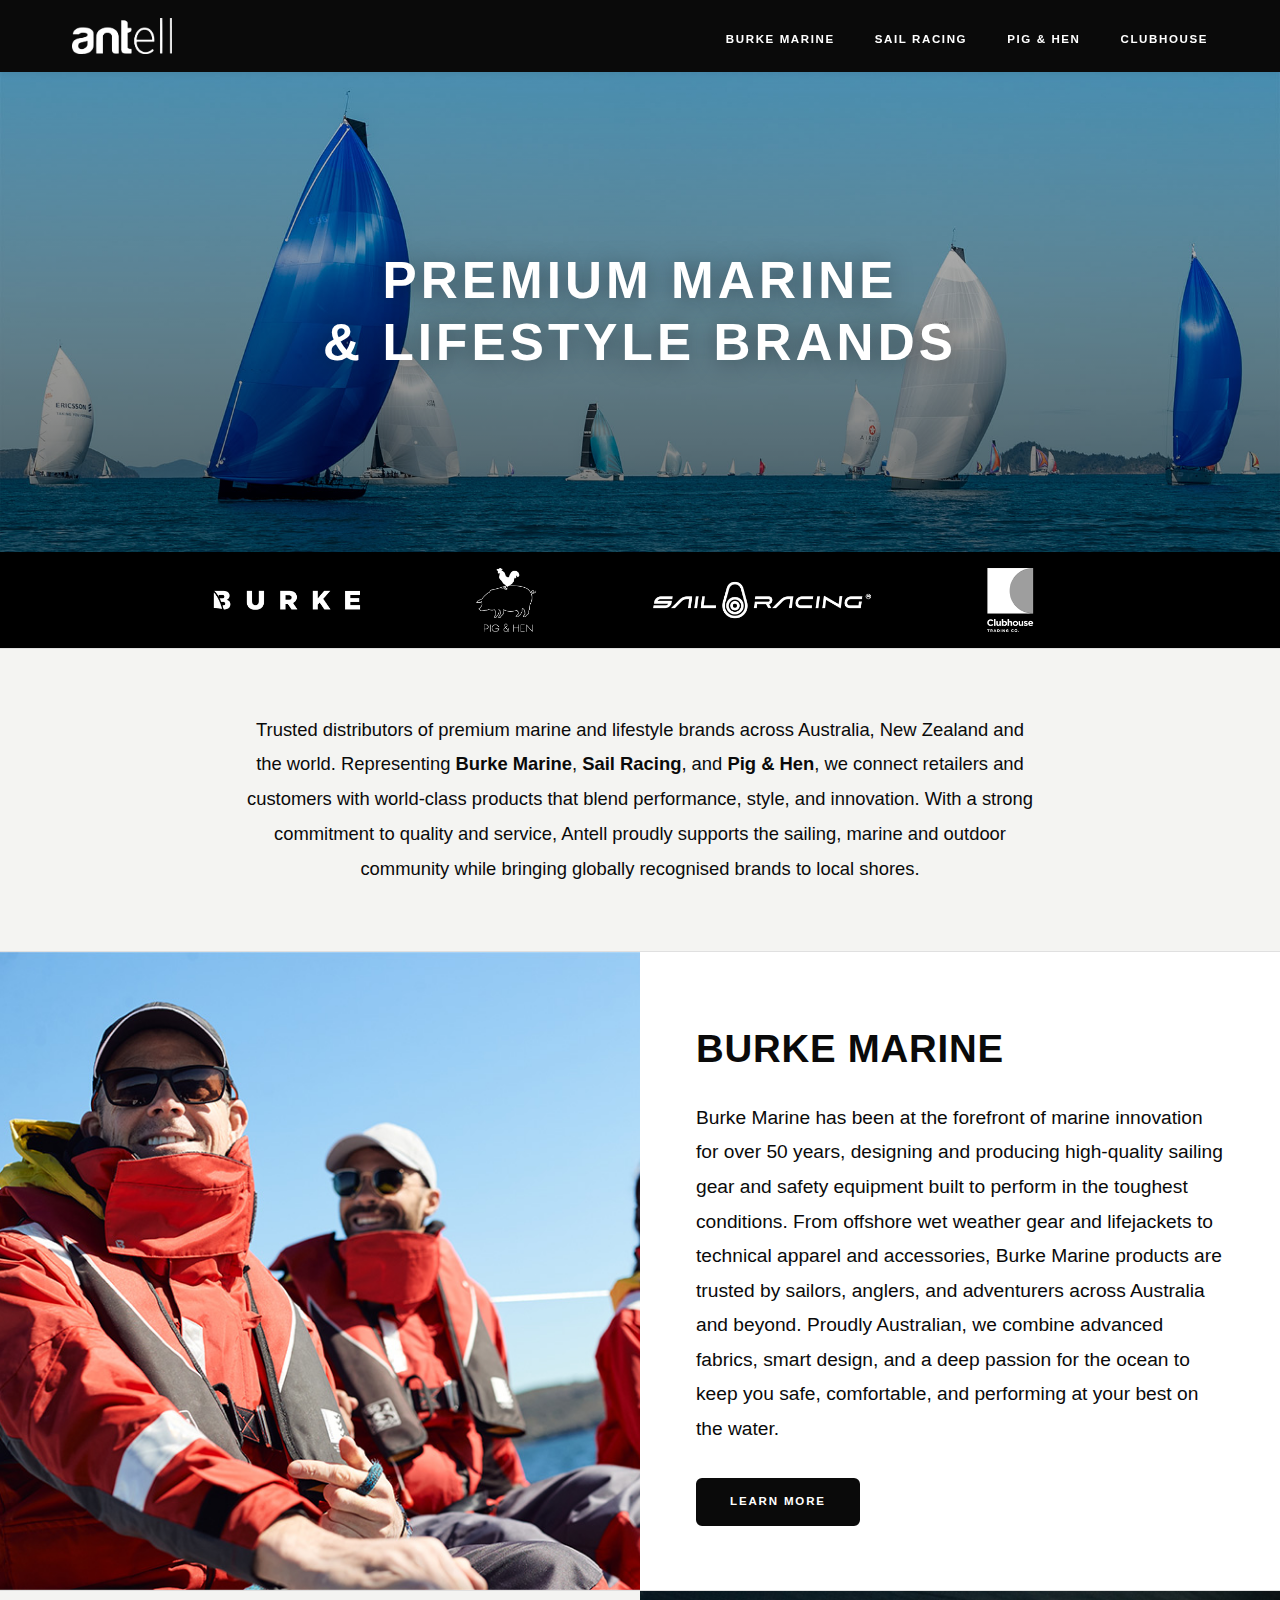
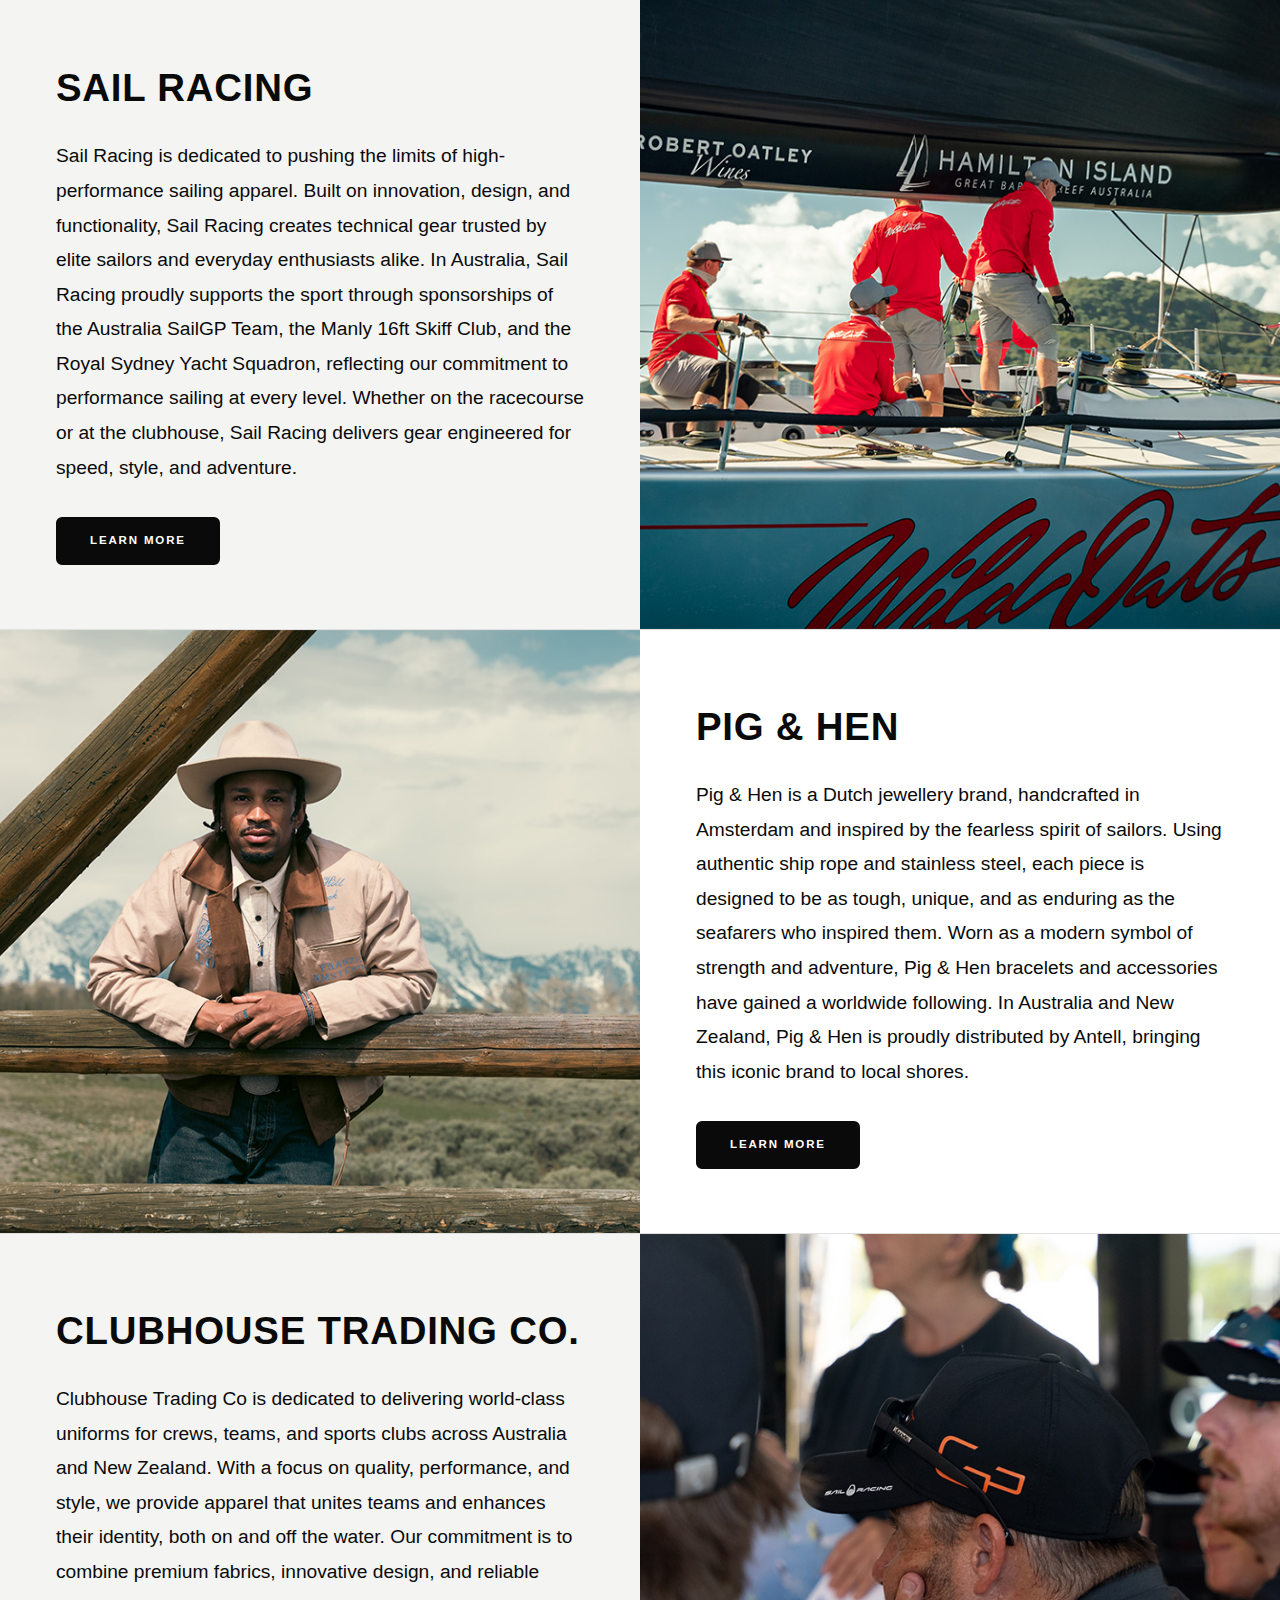
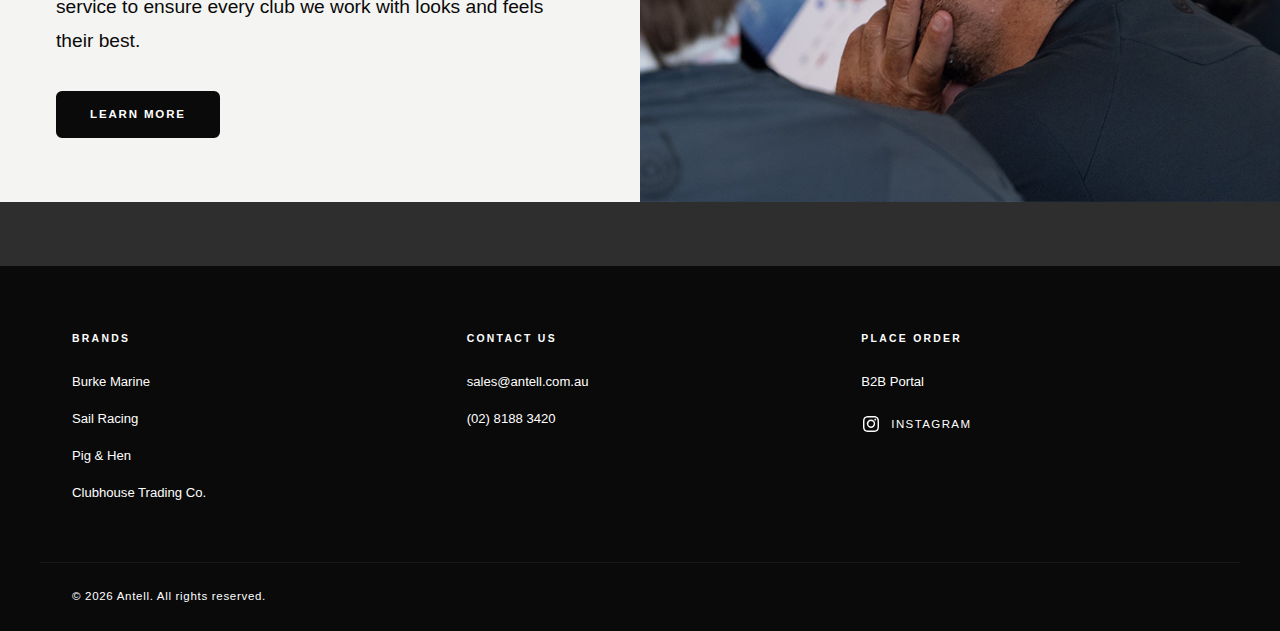
<file: index.html>
<!DOCTYPE html>
<html lang="en">
<head>
  <meta charset="UTF-8">
  <meta name="viewport" content="width=device-width, initial-scale=1.0">
  <title>Antell – Premium Marine & Lifestyle Brands</title>
  <link rel="icon" type="image/png" href="/images/antell-favicon-200x200px.png">
  <link rel="preconnect" href="https://fonts.googleapis.com">
  <link rel="preconnect" href="https://fonts.gstatic.com" crossorigin>
  <link rel="stylesheet" href="/css/style.css">
</head>
<body>
  <!-- Header -->
  <header class="site-header">
    <div class="main-header">
      <a href="/" class="logo">
        <img src="/images/antell-logo-white.png" alt="antell logo">
      </a>
      <nav class="main-nav">
        <a href="/burke-marine/">Burke Marine</a>
        <a href="/sail-racing/">Sail Racing</a>
        <a href="/pig-hen/">Pig &amp; Hen</a>
        <a href="/clubhouse/">Clubhouse</a>
      </nav>
      <button class="hamburger" aria-label="Toggle menu" aria-expanded="false" onclick="toggleMenu(this)">
        <span></span><span></span><span></span>
      </button>
    </div>
    <nav class="mobile-nav" id="mobile-nav">
      <div class="mobile-nav-section">Brands</div>
      <a href="/burke-marine/" class="mobile-page-link">Burke Marine</a>
      <a href="/sail-racing/" class="mobile-page-link">Sail Racing</a>
      <a href="/pig-hen/" class="mobile-page-link">Pig &amp; Hen</a>
      <a href="/clubhouse/" class="mobile-page-link">Clubhouse</a>
      <div class="mobile-nav-section">Contact</div>
      <a href="mailto:sales@antell.com.au" class="mobile-util-link">sales@antell.com.au</a>
      <a href="tel:0281883420" class="mobile-util-link">(02) 8188 3420</a>
      <a href="https://www.instagram.com/antell.com.au" target="_blank" class="mobile-util-link">
        <div class="instagram-container">
          <svg class="icon icon-instagram" viewBox="0 0 20 20"><path fill="currentColor" fill-rule="evenodd" d="M13.23 3.492c-.84-.037-1.096-.046-3.23-.046-2.144 0-2.39.01-3.238.055-.776.027-1.195.164-1.487.273a2.4 2.4 0 0 0-.912.593 2.5 2.5 0 0 0-.602.922c-.11.282-.238.702-.274 1.486-.046.84-.046 1.095-.046 3.23s.01 2.39.046 3.229c.004.51.097 1.016.274 1.495.145.365.319.639.602.913.282.282.538.456.92.602.474.176.974.268 1.479.273.848.046 1.103.046 3.238.046s2.39-.01 3.23-.046c.784-.036 1.203-.164 1.486-.273.374-.146.648-.329.921-.602.283-.283.447-.548.602-.922.177-.476.27-.979.274-1.486.037-.84.046-1.095.046-3.23s-.01-2.39-.055-3.229c-.027-.784-.164-1.204-.274-1.495a2.4 2.4 0 0 0-.593-.913 2.6 2.6 0 0 0-.92-.602c-.284-.11-.703-.237-1.488-.273ZM6.697 2.05c.857-.036 1.131-.045 3.302-.045a63 63 0 0 1 3.302.045c.664.014 1.321.14 1.943.374a4 4 0 0 1 1.414.922c.41.397.728.88.93 1.414.23.622.354 1.279.365 1.942C18 7.56 18 7.824 18 10.005c0 2.17-.01 2.444-.046 3.292-.036.858-.173 1.442-.374 1.943-.2.53-.474.976-.92 1.423a3.9 3.9 0 0 1-1.415.922c-.51.191-1.095.337-1.943.374-.857.036-1.122.045-3.302.045-2.171 0-2.445-.009-3.302-.055-.849-.027-1.432-.164-1.943-.364a4.15 4.15 0 0 1-1.414-.922 4.1 4.1 0 0 1-.93-1.423c-.183-.51-.329-1.085-.365-1.943C2.009 12.45 2 12.167 2 10.004c0-2.161 0-2.435.055-3.302.027-.848.164-1.432.365-1.942a4.4 4.4 0 0 1 .92-1.414 4.2 4.2 0 0 1 1.415-.93c.51-.183 1.094-.33 1.943-.366Zm.427 4.806a4.105 4.105 0 1 1 5.805 5.805 4.105 4.105 0 0 1-5.805-5.805m1.882 5.371a2.668 2.668 0 1 0 2.042-4.93 2.668 2.668 0 0 0-2.042 4.93m5.922-5.942a.958.958 0 1 1-1.355-1.355.958.958 0 0 1 1.355 1.355" clip-rule="evenodd"></path></svg>
          <div class="instagram-text">Instagram</div>
        </div>
      </a>
      <div class="mobile-nav-section">Place Order</div>
      <a href="https://burkemarine.b2b.cin7.com/login" target="_blank" class="mobile-util-link accent">B2B Portal →</a>
    </nav>
  </header>

  <!-- Hero -->
  <section class="hero">
    <div class="hero-image-wrap">
      <img
        src="/images/antell-sailing-banner-2000x750px.jpg"
        alt="Sailing boats with blue and white sails on a clear day"
        class="hero-img desktop-hero"
      >
      <img
        src="/images/antell-mobile-banner-wildoast-hamiltonisland-900x1345px.jpg"
        alt="Sailing lifestyle"
        class="hero-img mobile-hero"
      >
      <div class="hero-overlay">
        <h1>Premium Marine<br>&amp; Lifestyle Brands</h1>
      </div>
    </div>
  </section>

  <!-- Logos bar -->
  <section class="logos-bar">
    <img
      src="/images/antell-logos-banner-2000x150px.png"
      alt="Brand logos"
    >
  </section>

  <!-- Intro -->
  <section class="intro-section">
    <div class="intro container">
      <p>
        Trusted distributors of premium marine and lifestyle brands across Australia, New Zealand and the world.
        Representing <strong>Burke Marine</strong>, <strong>Sail Racing</strong>, and <strong>Pig &amp; Hen</strong>,
        we connect retailers and customers with world-class products that blend performance, style, and innovation.
        With a strong commitment to quality and service, Antell proudly supports the sailing, marine and outdoor
        community while bringing globally recognised brands to local shores.
      </p>
    </div>
  </section>

  <!-- Brand sections -->
  <section class="brand-block">
    <div class="brand-image">
      <img src="/images/burke/burke-brand-banner-1000x667px.jpg" alt="Burke Marine" style="object-position: 6% 50%;">
    </div>
    <div class="brand-content">
      <h2>Burke Marine</h2>
      <p>Burke Marine has been at the forefront of marine innovation for over 50 years, designing and producing
      high-quality sailing gear and safety equipment built to perform in the toughest conditions. From offshore
      wet weather gear and lifejackets to technical apparel and accessories, Burke Marine products are trusted
      by sailors, anglers, and adventurers across Australia and beyond. Proudly Australian, we combine advanced
      fabrics, smart design, and a deep passion for the ocean to keep you safe, comfortable, and performing at
      your best on the water.</p>
      <a href="/burke-marine/" class="btn">Learn More</a>
    </div>
  </section>

  <section class="brand-block reverse">
    <div class="brand-image">
      <img src="/images/sailracing/sail-racing-brand-banner-1000x667px.jpg" alt="Sail Racing" style="object-position: 50% 50%;">
    </div>
    <div class="brand-content">
      <h2>Sail Racing</h2>
      <p>Sail Racing is dedicated to pushing the limits of high-performance sailing apparel. Built on innovation,
      design, and functionality, Sail Racing creates technical gear trusted by elite sailors and everyday
      enthusiasts alike. In Australia, Sail Racing proudly supports the sport through sponsorships of the
      Australia SailGP Team, the Manly 16ft Skiff Club, and the Royal Sydney Yacht Squadron, reflecting our
      commitment to performance sailing at every level. Whether on the racecourse or at the clubhouse, Sail
      Racing delivers gear engineered for speed, style, and adventure.</p>
      <a href="/sail-racing/" class="btn">Learn More</a>
    </div>
  </section>

  <section class="brand-block">
    <div class="brand-image">
      <img src="/images/pighen/pighen-brand-banner-1000x667px.jpg" alt="Pig & Hen" style="object-position: 20% 50%;">
    </div>
    <div class="brand-content">
      <h2>Pig &amp; Hen</h2>
      <p>Pig &amp; Hen is a Dutch jewellery brand, handcrafted in Amsterdam and inspired by the fearless spirit
      of sailors. Using authentic ship rope and stainless steel, each piece is designed to be as tough, unique,
      and as enduring as the seafarers who inspired them. Worn as a modern symbol of strength and adventure,
      Pig &amp; Hen bracelets and accessories have gained a worldwide following. In Australia and New Zealand,
      Pig &amp; Hen is proudly distributed by Antell, bringing this iconic brand to local shores.</p>
      <a href="/pig-hen/" class="btn">Learn More</a>
    </div>
  </section>

  <section class="brand-block reverse">
    <div class="brand-image">
      <img src="/images/clubhouse/clubhouse-brand-banner-1000x667px.jpg" alt="Clubhouse Trading Co." style="object-position: 55% 50%;">
    </div>
    <div class="brand-content">
      <h2>Clubhouse Trading Co.</h2>
      <p>Clubhouse Trading Co is dedicated to delivering world-class uniforms for crews, teams, and sports clubs
      across Australia and New Zealand. With a focus on quality, performance, and style, we provide apparel that
      unites teams and enhances their identity, both on and off the water. Our commitment is to combine premium
      fabrics, innovative design, and reliable service to ensure every club we work with looks and feels their best.</p>
      <a href="/clubhouse/" class="btn">Learn More</a>
    </div>
  </section>

  <!-- Klaviyo Signup Form -->
   <section class="klaviyo-form-section">
    <div class="klaviyo-form-wrapper">
      <div class="klaviyo-form-TQHikF"></div>
    </div>
  </section>

  <!-- Footer -->
  <footer class="site-footer">
    <div class="footer-inner container">
      <div class="footer-col">
        <h3>Brands</h3>
        <ul>
          <li><a href="/burke-marine/">Burke Marine</a></li>
          <li><a href="/sail-racing/">Sail Racing</a></li>
          <li><a href="/pig-hen/">Pig &amp; Hen</a></li>
          <li><a href="/clubhouse/">Clubhouse Trading Co.</a></li>
        </ul>
      </div>
      <div class="footer-col">
        <h3>Contact Us</h3>
        <ul>
          <li><a href="mailto:sales@antell.com.au">sales@antell.com.au</a></li>
          <li><a href="tel:0281883420">(02) 8188 3420</a></li>
        </ul>
      </div>
      <div class="footer-col">
        <h3>Place Order</h3>
        <ul>
          <li><a href="https://burkemarine.b2b.cin7.com/login" target="_blank">B2B Portal</a></li>
        </ul>
        <div class="social-links">
          <a href="https://www.instagram.com/antell.com.au" target="_blank">
            <div class="instagram-container">
              <svg class="icon icon-instagram" viewBox="0 0 20 20"><path fill="currentColor" fill-rule="evenodd" d="M13.23 3.492c-.84-.037-1.096-.046-3.23-.046-2.144 0-2.39.01-3.238.055-.776.027-1.195.164-1.487.273a2.4 2.4 0 0 0-.912.593 2.5 2.5 0 0 0-.602.922c-.11.282-.238.702-.274 1.486-.046.84-.046 1.095-.046 3.23s.01 2.39.046 3.229c.004.51.097 1.016.274 1.495.145.365.319.639.602.913.282.282.538.456.92.602.474.176.974.268 1.479.273.848.046 1.103.046 3.238.046s2.39-.01 3.23-.046c.784-.036 1.203-.164 1.486-.273.374-.146.648-.329.921-.602.283-.283.447-.548.602-.922.177-.476.27-.979.274-1.486.037-.84.046-1.095.046-3.23s-.01-2.39-.055-3.229c-.027-.784-.164-1.204-.274-1.495a2.4 2.4 0 0 0-.593-.913 2.6 2.6 0 0 0-.92-.602c-.284-.11-.703-.237-1.488-.273ZM6.697 2.05c.857-.036 1.131-.045 3.302-.045a63 63 0 0 1 3.302.045c.664.014 1.321.14 1.943.374a4 4 0 0 1 1.414.922c.41.397.728.88.93 1.414.23.622.354 1.279.365 1.942C18 7.56 18 7.824 18 10.005c0 2.17-.01 2.444-.046 3.292-.036.858-.173 1.442-.374 1.943-.2.53-.474.976-.92 1.423a3.9 3.9 0 0 1-1.415.922c-.51.191-1.095.337-1.943.374-.857.036-1.122.045-3.302.045-2.171 0-2.445-.009-3.302-.055-.849-.027-1.432-.164-1.943-.364a4.15 4.15 0 0 1-1.414-.922 4.1 4.1 0 0 1-.93-1.423c-.183-.51-.329-1.085-.365-1.943C2.009 12.45 2 12.167 2 10.004c0-2.161 0-2.435.055-3.302.027-.848.164-1.432.365-1.942a4.4 4.4 0 0 1 .92-1.414 4.2 4.2 0 0 1 1.415-.93c.51-.183 1.094-.33 1.943-.366Zm.427 4.806a4.105 4.105 0 1 1 5.805 5.805 4.105 4.105 0 0 1-5.805-5.805m1.882 5.371a2.668 2.668 0 1 0 2.042-4.93 2.668 2.668 0 0 0-2.042 4.93m5.922-5.942a.958.958 0 1 1-1.355-1.355.958.958 0 0 1 1.355 1.355" clip-rule="evenodd"></path></svg>
              <div class="instagram-text">Instagram</div>
            </div>
          </a>
        </div>
      </div>
    </div>
    <div class="footer-bottom container">
      <p>© 2026 Antell. All rights reserved.</p>
    </div>

    <script type="text/javascript" async="" src="https://static.klaviyo.com/onsite/js/WCszyA/klaviyo.js"></script>
  </footer>

  <script>
    function toggleMenu(btn) {
      const nav = document.getElementById("mobile-nav");
      const isOpen = nav.classList.toggle("open");
      btn.classList.toggle("open", isOpen);
      btn.setAttribute("aria-expanded", isOpen);
    }
    document.addEventListener("DOMContentLoaded", function() {
      document.querySelectorAll(".mobile-nav a").forEach(function(link) {
        link.addEventListener("click", function() {
          document.getElementById("mobile-nav").classList.remove("open");
          document.querySelector(".hamburger").classList.remove("open");
        });
      });
    });
  </script>
</body>
</html>
</file>
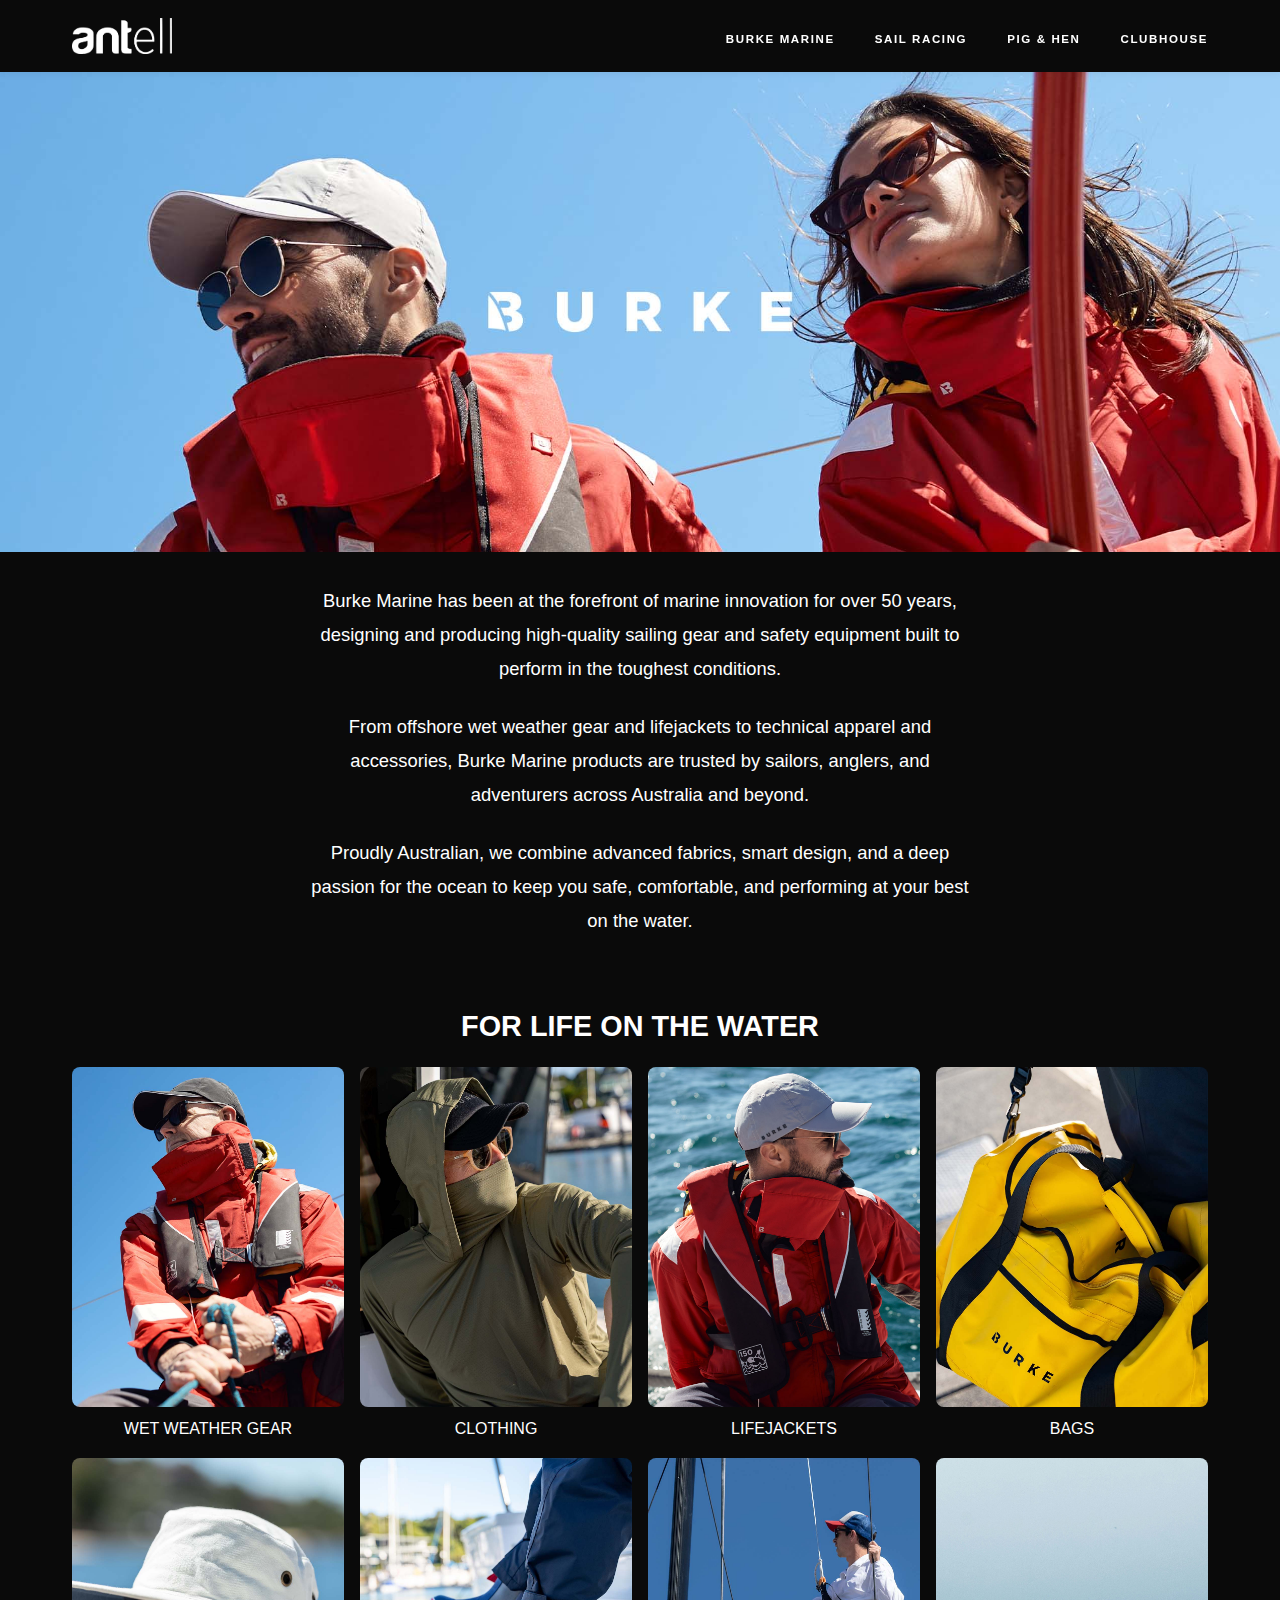
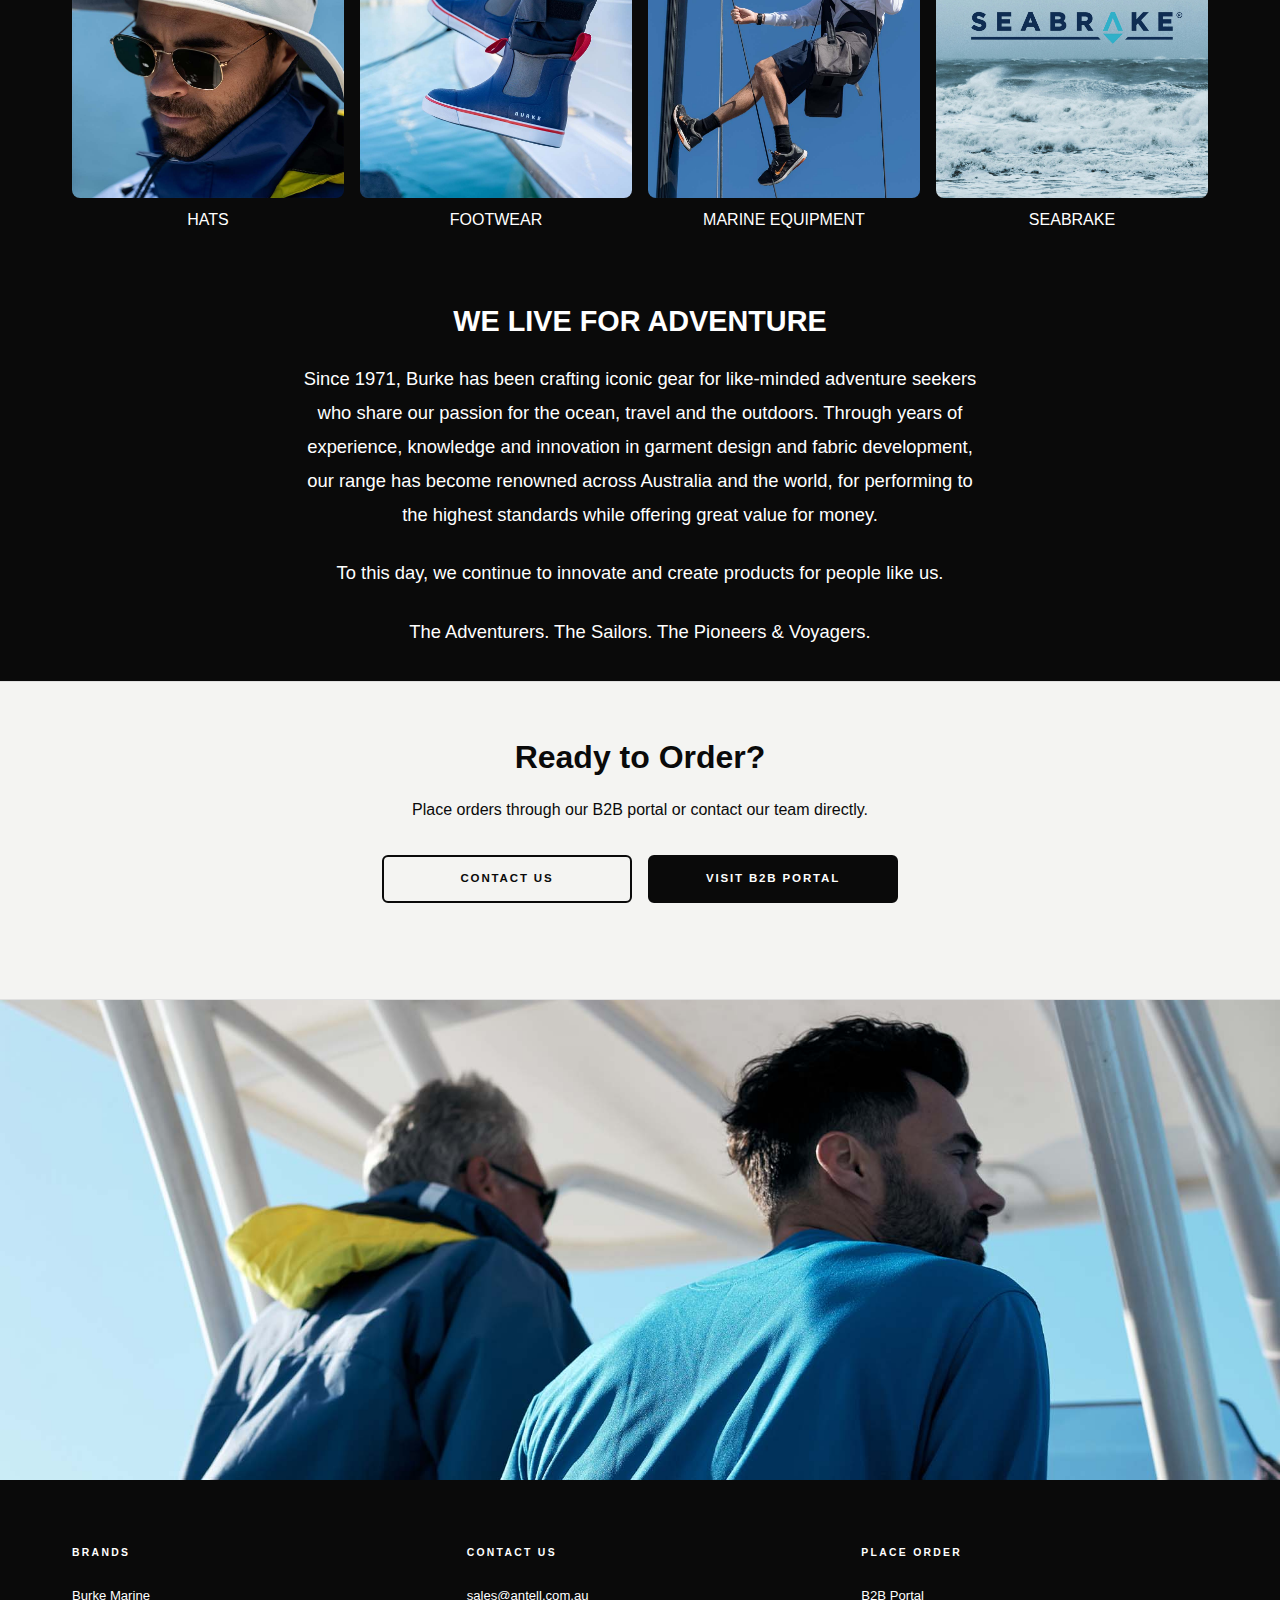
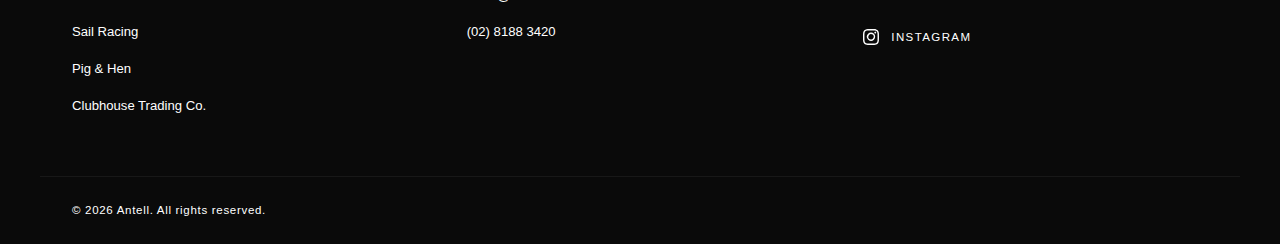
<file: burke-marine/index.html>
<!DOCTYPE html>
<html lang="en">
  <head>
    <meta charset="UTF-8" />
    <meta name="viewport" content="width=device-width, initial-scale=1.0" />
    <title>Burke Marine – Antell</title>
    <link
      rel="icon"
      type="image/png"
      href="/images/antell-favicon-200x200px.png"
    />
    <link rel="preconnect" href="https://fonts.googleapis.com" />
    <link rel="preconnect" href="https://fonts.gstatic.com" crossorigin />
    <link rel="stylesheet" href="/css/style.css" />
  </head>
  <body>
    <header class="site-header">
      <div class="main-header">
        <a href="/" class="logo">
          <img src="/images/antell-logo-white.png" alt="antell logo" />
        </a>
        <nav class="main-nav">
          <a href="/burke-marine/">Burke Marine</a>
          <a href="/sail-racing/">Sail Racing</a>
          <a href="/pig-hen/">Pig &amp; Hen</a>
          <a href="/clubhouse/">Clubhouse</a>
        </nav>
        <button
          class="hamburger"
          aria-label="Toggle menu"
          aria-expanded="false"
          onclick="toggleMenu(this)"
        >
          <span></span><span></span><span></span>
        </button>
      </div>
      <nav class="mobile-nav" id="mobile-nav">
        <div class="mobile-nav-section">Brands</div>
        <a href="/burke-marine/" class="mobile-page-link">Burke Marine</a>
        <a href="/sail-racing/" class="mobile-page-link">Sail Racing</a>
        <a href="/pig-hen/" class="mobile-page-link">Pig &amp; Hen</a>
        <a href="/clubhouse/" class="mobile-page-link">Clubhouse</a>
        <div class="mobile-nav-section">Contact</div>
        <a href="mailto:sales@antell.com.au" class="mobile-util-link"
          >sales@antell.com.au</a
        >
        <a href="tel:0281883420" class="mobile-util-link">(02) 8188 3420</a>
        <a
          href="https://www.instagram.com/antell.com.au"
          target="_blank"
          class="mobile-util-link"
        >
          <div class="instagram-container">
            <svg class="icon icon-instagram" viewBox="0 0 20 20">
              <path
                fill="currentColor"
                fill-rule="evenodd"
                d="M13.23 3.492c-.84-.037-1.096-.046-3.23-.046-2.144 0-2.39.01-3.238.055-.776.027-1.195.164-1.487.273a2.4 2.4 0 0 0-.912.593 2.5 2.5 0 0 0-.602.922c-.11.282-.238.702-.274 1.486-.046.84-.046 1.095-.046 3.23s.01 2.39.046 3.229c.004.51.097 1.016.274 1.495.145.365.319.639.602.913.282.282.538.456.92.602.474.176.974.268 1.479.273.848.046 1.103.046 3.238.046s2.39-.01 3.23-.046c.784-.036 1.203-.164 1.486-.273.374-.146.648-.329.921-.602.283-.283.447-.548.602-.922.177-.476.27-.979.274-1.486.037-.84.046-1.095.046-3.23s-.01-2.39-.055-3.229c-.027-.784-.164-1.204-.274-1.495a2.4 2.4 0 0 0-.593-.913 2.6 2.6 0 0 0-.92-.602c-.284-.11-.703-.237-1.488-.273ZM6.697 2.05c.857-.036 1.131-.045 3.302-.045a63 63 0 0 1 3.302.045c.664.014 1.321.14 1.943.374a4 4 0 0 1 1.414.922c.41.397.728.88.93 1.414.23.622.354 1.279.365 1.942C18 7.56 18 7.824 18 10.005c0 2.17-.01 2.444-.046 3.292-.036.858-.173 1.442-.374 1.943-.2.53-.474.976-.92 1.423a3.9 3.9 0 0 1-1.415.922c-.51.191-1.095.337-1.943.374-.857.036-1.122.045-3.302.045-2.171 0-2.445-.009-3.302-.055-.849-.027-1.432-.164-1.943-.364a4.15 4.15 0 0 1-1.414-.922 4.1 4.1 0 0 1-.93-1.423c-.183-.51-.329-1.085-.365-1.943C2.009 12.45 2 12.167 2 10.004c0-2.161 0-2.435.055-3.302.027-.848.164-1.432.365-1.942a4.4 4.4 0 0 1 .92-1.414 4.2 4.2 0 0 1 1.415-.93c.51-.183 1.094-.33 1.943-.366Zm.427 4.806a4.105 4.105 0 1 1 5.805 5.805 4.105 4.105 0 0 1-5.805-5.805m1.882 5.371a2.668 2.668 0 1 0 2.042-4.93 2.668 2.668 0 0 0-2.042 4.93m5.922-5.942a.958.958 0 1 1-1.355-1.355.958.958 0 0 1 1.355 1.355"
                clip-rule="evenodd"
              ></path>
            </svg>
            <div class="instagram-text">Instagram</div>
          </div>
        </a>
        <div class="mobile-nav-section">Place Order</div>
        <a
          href="https://burkemarine.b2b.cin7.com/login"
          target="_blank"
          class="mobile-util-link accent"
          >B2B Portal →</a
        >
      </nav>
    </header>

    <section class="page-hero-img">
      <img
        src="/images/burke/burke-antell-page-desktop-banner-2000x750px.jpg"
        alt="Burke Marine"
        class="hero-img desktop-hero"
      />
      <img
        src="/images/burke/burke-antell-page-mobile-banner-900x1080px.jpg"
        alt="Burke Marine"
        class="hero-img mobile-hero"
      />
    </section>

    <section class="brand-page-body-wrapper">
      <div class="brand-page-body">
        <p>
          Burke Marine has been at the forefront of marine innovation for over
          50 years, designing and producing high-quality sailing gear and safety
          equipment built to perform in the toughest conditions.
        </p>
        <p>
          From offshore wet weather gear and lifejackets to technical apparel
          and accessories, Burke Marine products are trusted by sailors,
          anglers, and adventurers across Australia and beyond.
        </p>
        <p>
          Proudly Australian, we combine advanced fabrics, smart design, and a
          deep passion for the ocean to keep you safe, comfortable, and
          performing at your best on the water.
        </p>
      </div>
    </section>

    <section class="brand-page-body-wrapper">
      <div class="brand-page-body brand-category-section">
        <h2>FOR LIFE ON THE WATER</h2>

        <div class="brand-category-wrapper">
          <div class="brand-category">
            <img
              src="/images/burke/wetweather-burke-collection-1080x1350px.jpg"
              alt="Burke Marine Wet Weather Gear"
              class="brand-category-img"
            />
            <div>WET WEATHER GEAR</div>
          </div>
          <div class="brand-category">
            <img
              src="/images/burke/clothing-burke-collection-1080x1350px.jpg"
              alt="Burke Marine Clothing"
              class="brand-category-img"
            />
            <div>CLOTHING</div>
          </div>
          <div class="brand-category">
            <img
              src="/images/burke/lifejackets-burke-category-tile-1080x1350px.jpg"
              alt="Burke Marine Lifejackets"
              class="brand-category-img"
            />
            <div>LIFEJACKETS</div>
          </div>
          <div class="brand-category">
            <img
              src="/images/burke/bags-burke-collection-1080x1350px.jpg"
              alt="Burke Marine Bags"
              class="brand-category-img"
            />
            <div>BAGS</div>
          </div>

          <!-- line 2 categories -->

          <div class="brand-category">
            <img
              src="/images/burke/hats-burke-collection-1080x1350px.jpg"
              alt="Burke Marine Hats"
              class="brand-category-img"
            />
            <div>HATS</div>
          </div>
          <div class="brand-category">
            <img
              src="/images/burke/footwear-burke-collection-1080x1350px.jpg"
              alt="Burke Marine Footwear"
              class="brand-category-img"
            />
            <div>FOOTWEAR</div>
          </div>
          <div class="brand-category">
            <img
              src="/images/burke/marineequipment-burke-collection-1080x1350px.jpg"
              alt="Burke Marine Marine Equipment"
              class="brand-category-img"
            />
            <div>MARINE EQUIPMENT</div>
          </div>
          <div class="brand-category">
            <img
              src="/images/burke/seabrake-burke-category-tile-1080x1350px.jpg"
              alt="Seabrake"
              class="brand-category-img"
            />
            <div>SEABRAKE</div>
          </div>
        </div>
      </div>
    </section>

    <section class="brand-page-body-wrapper">
      <div class="brand-page-body">
        <h2>WE LIVE FOR ADVENTURE</h2>
        <p>
          Since 1971, Burke has been crafting iconic gear for like-minded
          adventure seekers who share our passion for the ocean, travel and the
          outdoors. Through years of experience, knowledge and innovation in
          garment design and fabric development, our range has become renowned
          across Australia and the world, for performing to the highest
          standards while offering great value for money.
        </p>
        <p>
          To this day, we continue to innovate and create products for people
          like us.
        </p>
        <p>The Adventurers. The Sailors. The Pioneers & Voyagers.</p>
      </div>
    </section>

    <div class="cta-section">
      <h3>Ready to Order?</h3>
      <p>Place orders through our B2B portal or contact our team directly.</p>
      <div class="cta-buttons-container">
        <a href="mailto:sales@antell.com.au" class="btn btn-outline"
          >Contact Us</a
        >
        <a
          href="https://burkemarine.b2b.cin7.com/login"
          target="_blank"
          class="btn"
          >Visit B2B Portal</a
        >
      </div>
    </div>

    <section>
      <img
        src="/images/burke/burke-antell-page-banner-2-2000x750px.jpg"
        alt="Burke Marine"
        class="brand-page-img"
      />
    </section>

    <footer class="site-footer">
      <div class="footer-inner container">
        <div class="footer-col">
          <h3>Brands</h3>
          <ul>
            <li><a href="/burke-marine/">Burke Marine</a></li>
            <li><a href="/sail-racing/">Sail Racing</a></li>
            <li><a href="/pig-hen/">Pig &amp; Hen</a></li>
            <li><a href="/clubhouse/">Clubhouse Trading Co.</a></li>
          </ul>
        </div>
        <div class="footer-col">
          <h3>Contact Us</h3>
          <ul>
            <li>
              <a href="mailto:sales@antell.com.au">sales@antell.com.au</a>
            </li>
            <li><a href="tel:0281883420">(02) 8188 3420</a></li>
          </ul>
        </div>
        <div class="footer-col">
          <h3>Place Order</h3>
          <ul>
            <li>
              <a href="https://burkemarine.b2b.cin7.com/login" target="_blank"
                >B2B Portal</a
              >
            </li>
          </ul>
          <div class="social-links">
            <a href="https://www.instagram.com/antell.com.au" target="_blank">
              <div class="instagram-container">
                <svg class="icon icon-instagram" viewBox="0 0 20 20">
                  <path
                    fill="currentColor"
                    fill-rule="evenodd"
                    d="M13.23 3.492c-.84-.037-1.096-.046-3.23-.046-2.144 0-2.39.01-3.238.055-.776.027-1.195.164-1.487.273a2.4 2.4 0 0 0-.912.593 2.5 2.5 0 0 0-.602.922c-.11.282-.238.702-.274 1.486-.046.84-.046 1.095-.046 3.23s.01 2.39.046 3.229c.004.51.097 1.016.274 1.495.145.365.319.639.602.913.282.282.538.456.92.602.474.176.974.268 1.479.273.848.046 1.103.046 3.238.046s2.39-.01 3.23-.046c.784-.036 1.203-.164 1.486-.273.374-.146.648-.329.921-.602.283-.283.447-.548.602-.922.177-.476.27-.979.274-1.486.037-.84.046-1.095.046-3.23s-.01-2.39-.055-3.229c-.027-.784-.164-1.204-.274-1.495a2.4 2.4 0 0 0-.593-.913 2.6 2.6 0 0 0-.92-.602c-.284-.11-.703-.237-1.488-.273ZM6.697 2.05c.857-.036 1.131-.045 3.302-.045a63 63 0 0 1 3.302.045c.664.014 1.321.14 1.943.374a4 4 0 0 1 1.414.922c.41.397.728.88.93 1.414.23.622.354 1.279.365 1.942C18 7.56 18 7.824 18 10.005c0 2.17-.01 2.444-.046 3.292-.036.858-.173 1.442-.374 1.943-.2.53-.474.976-.92 1.423a3.9 3.9 0 0 1-1.415.922c-.51.191-1.095.337-1.943.374-.857.036-1.122.045-3.302.045-2.171 0-2.445-.009-3.302-.055-.849-.027-1.432-.164-1.943-.364a4.15 4.15 0 0 1-1.414-.922 4.1 4.1 0 0 1-.93-1.423c-.183-.51-.329-1.085-.365-1.943C2.009 12.45 2 12.167 2 10.004c0-2.161 0-2.435.055-3.302.027-.848.164-1.432.365-1.942a4.4 4.4 0 0 1 .92-1.414 4.2 4.2 0 0 1 1.415-.93c.51-.183 1.094-.33 1.943-.366Zm.427 4.806a4.105 4.105 0 1 1 5.805 5.805 4.105 4.105 0 0 1-5.805-5.805m1.882 5.371a2.668 2.668 0 1 0 2.042-4.93 2.668 2.668 0 0 0-2.042 4.93m5.922-5.942a.958.958 0 1 1-1.355-1.355.958.958 0 0 1 1.355 1.355"
                    clip-rule="evenodd"
                  ></path>
                </svg>
                <div class="instagram-text">Instagram</div>
              </div>
            </a>
          </div>
        </div>
      </div>
      <div class="footer-bottom container">
        <p>© 2026 Antell. All rights reserved.</p>
      </div>

      <script type="text/javascript" async="" src="https://static.klaviyo.com/onsite/js/WCszyA/klaviyo.js"></script>
    </footer>

    <script>
      function toggleMenu(btn) {
        const nav = document.getElementById('mobile-nav');
        const isOpen = nav.classList.toggle('open');
        btn.classList.toggle('open', isOpen);
        btn.setAttribute('aria-expanded', isOpen);
      }
      document.addEventListener('DOMContentLoaded', function () {
        document.querySelectorAll('.mobile-nav a').forEach(function (link) {
          link.addEventListener('click', function () {
            document.getElementById('mobile-nav').classList.remove('open');
            document.querySelector('.hamburger').classList.remove('open');
          });
        });
      });
    </script>
  </body>
</html>
</file>
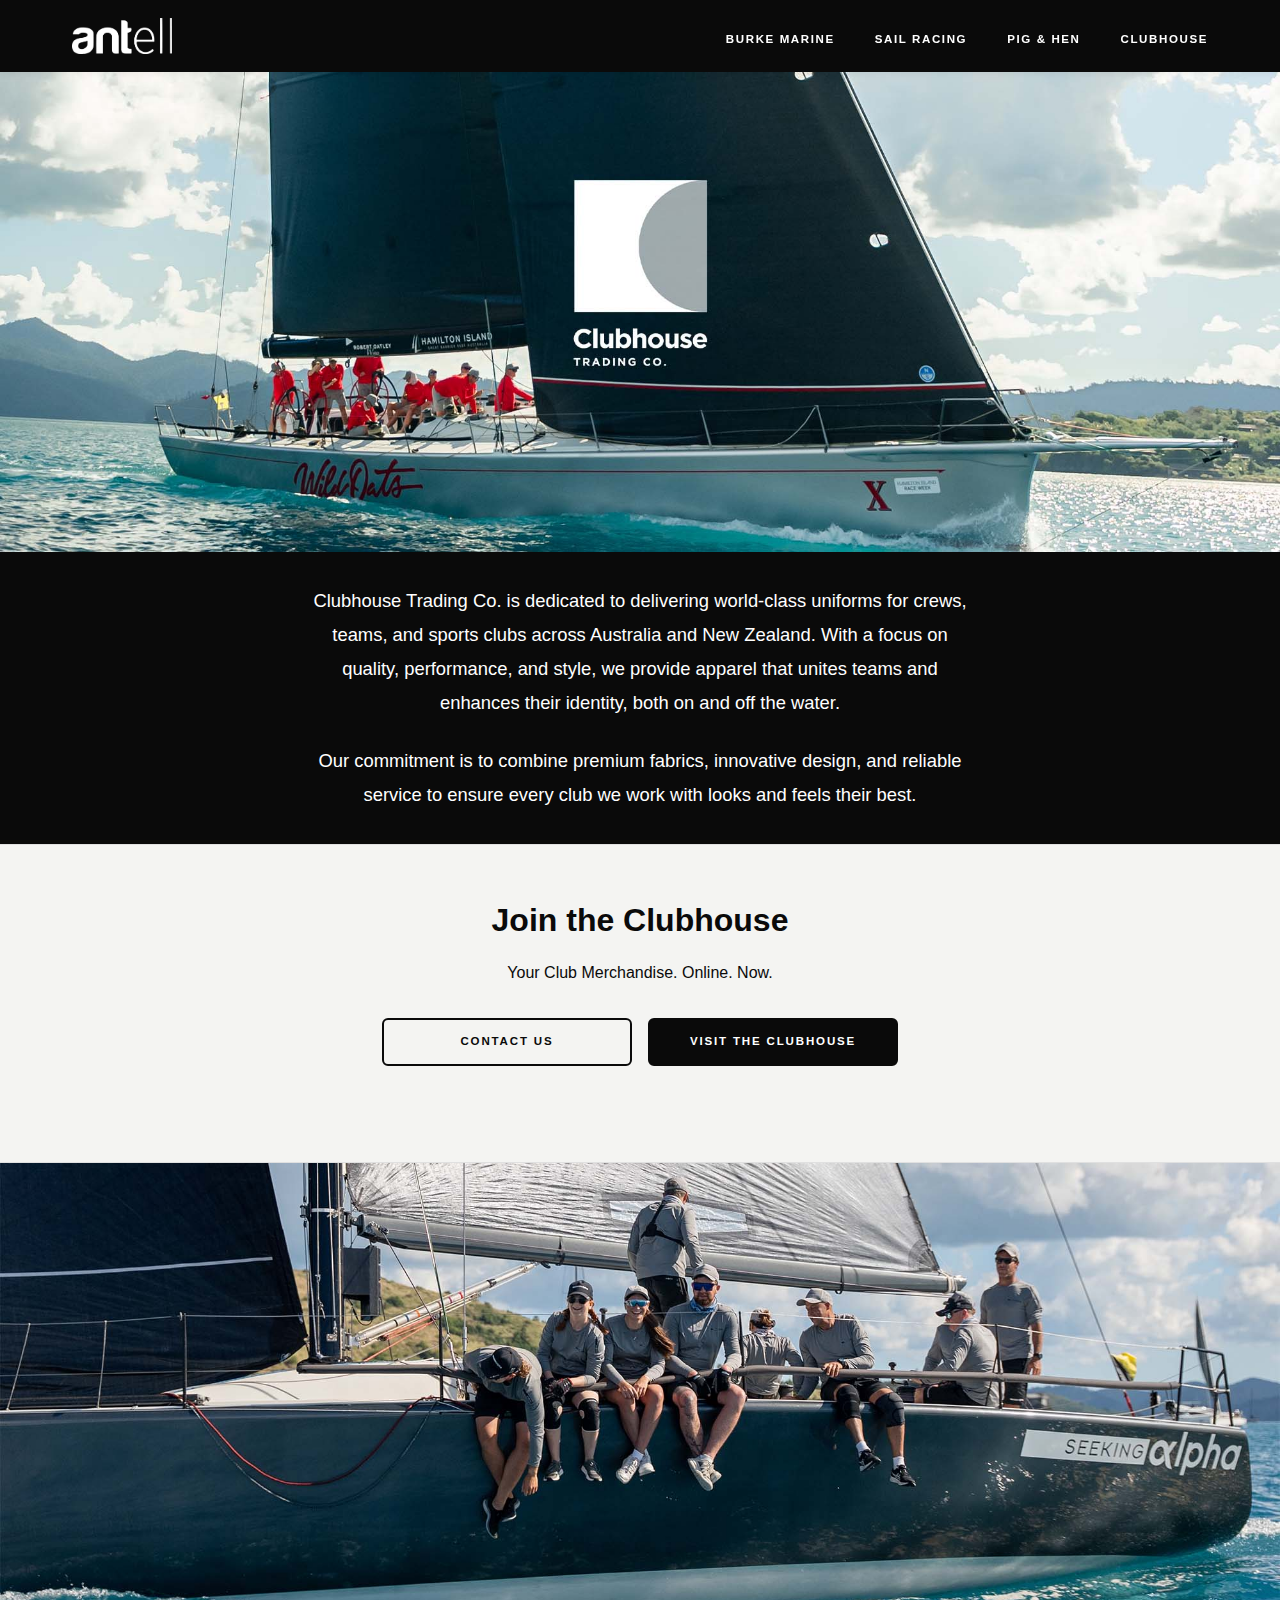
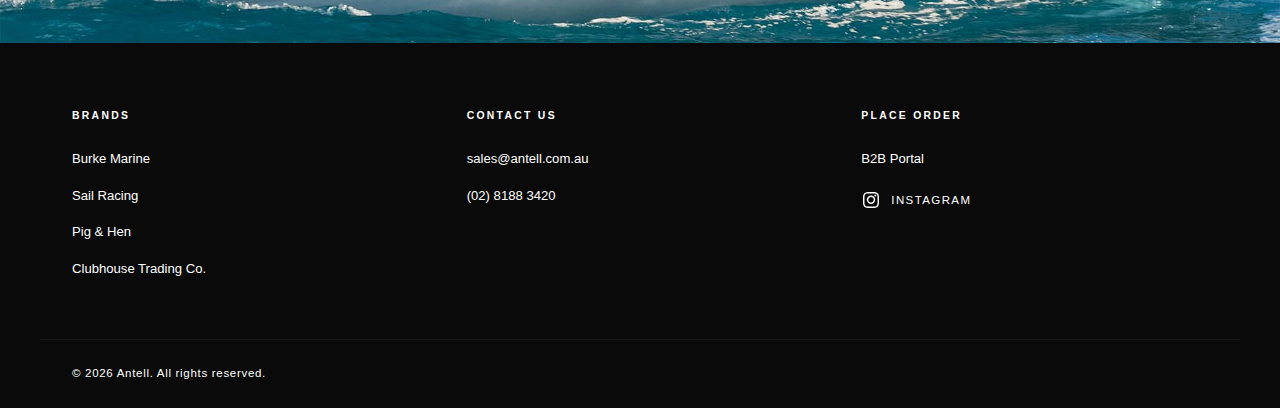
<file: clubhouse/index.html>
<!DOCTYPE html>
<html lang="en">
  <head>
    <meta charset="UTF-8" />
    <meta name="viewport" content="width=device-width, initial-scale=1.0" />
    <title>Clubhouse Trading Co. – Antell</title>
    <link
      rel="icon"
      type="image/png"
      href="/images/antell-favicon-200x200px.png"
    />
    <link rel="preconnect" href="https://fonts.googleapis.com" />
    <link rel="preconnect" href="https://fonts.gstatic.com" crossorigin />
    <link rel="stylesheet" href="/css/style.css" />
  </head>
  <body>
    <header class="site-header">
      <div class="main-header">
        <a href="/" class="logo">
          <img src="/images/antell-logo-white.png" alt="antell logo" />
        </a>
        <nav class="main-nav">
          <a href="/burke-marine/">Burke Marine</a>
          <a href="/sail-racing/">Sail Racing</a>
          <a href="/pig-hen/">Pig &amp; Hen</a>
          <a href="/clubhouse/">Clubhouse</a>
        </nav>
        <button
          class="hamburger"
          aria-label="Toggle menu"
          aria-expanded="false"
          onclick="toggleMenu(this)"
        >
          <span></span><span></span><span></span>
        </button>
      </div>
      <nav class="mobile-nav" id="mobile-nav">
        <div class="mobile-nav-section">Brands</div>
        <a href="/burke-marine/" class="mobile-page-link">Burke Marine</a>
        <a href="/sail-racing/" class="mobile-page-link">Sail Racing</a>
        <a href="/pig-hen/" class="mobile-page-link">Pig &amp; Hen</a>
        <a href="/clubhouse/" class="mobile-page-link">Clubhouse</a>
        <div class="mobile-nav-section">Contact</div>
        <a href="mailto:sales@antell.com.au" class="mobile-util-link"
          >sales@antell.com.au</a
        >
        <a href="tel:0281883420" class="mobile-util-link">(02) 8188 3420</a>
        <a
          href="https://www.instagram.com/antell.com.au"
          target="_blank"
          class="mobile-util-link"
        >
          <div class="instagram-container">
            <svg class="icon icon-instagram" viewBox="0 0 20 20">
              <path
                fill="currentColor"
                fill-rule="evenodd"
                d="M13.23 3.492c-.84-.037-1.096-.046-3.23-.046-2.144 0-2.39.01-3.238.055-.776.027-1.195.164-1.487.273a2.4 2.4 0 0 0-.912.593 2.5 2.5 0 0 0-.602.922c-.11.282-.238.702-.274 1.486-.046.84-.046 1.095-.046 3.23s.01 2.39.046 3.229c.004.51.097 1.016.274 1.495.145.365.319.639.602.913.282.282.538.456.92.602.474.176.974.268 1.479.273.848.046 1.103.046 3.238.046s2.39-.01 3.23-.046c.784-.036 1.203-.164 1.486-.273.374-.146.648-.329.921-.602.283-.283.447-.548.602-.922.177-.476.27-.979.274-1.486.037-.84.046-1.095.046-3.23s-.01-2.39-.055-3.229c-.027-.784-.164-1.204-.274-1.495a2.4 2.4 0 0 0-.593-.913 2.6 2.6 0 0 0-.92-.602c-.284-.11-.703-.237-1.488-.273ZM6.697 2.05c.857-.036 1.131-.045 3.302-.045a63 63 0 0 1 3.302.045c.664.014 1.321.14 1.943.374a4 4 0 0 1 1.414.922c.41.397.728.88.93 1.414.23.622.354 1.279.365 1.942C18 7.56 18 7.824 18 10.005c0 2.17-.01 2.444-.046 3.292-.036.858-.173 1.442-.374 1.943-.2.53-.474.976-.92 1.423a3.9 3.9 0 0 1-1.415.922c-.51.191-1.095.337-1.943.374-.857.036-1.122.045-3.302.045-2.171 0-2.445-.009-3.302-.055-.849-.027-1.432-.164-1.943-.364a4.15 4.15 0 0 1-1.414-.922 4.1 4.1 0 0 1-.93-1.423c-.183-.51-.329-1.085-.365-1.943C2.009 12.45 2 12.167 2 10.004c0-2.161 0-2.435.055-3.302.027-.848.164-1.432.365-1.942a4.4 4.4 0 0 1 .92-1.414 4.2 4.2 0 0 1 1.415-.93c.51-.183 1.094-.33 1.943-.366Zm.427 4.806a4.105 4.105 0 1 1 5.805 5.805 4.105 4.105 0 0 1-5.805-5.805m1.882 5.371a2.668 2.668 0 1 0 2.042-4.93 2.668 2.668 0 0 0-2.042 4.93m5.922-5.942a.958.958 0 1 1-1.355-1.355.958.958 0 0 1 1.355 1.355"
                clip-rule="evenodd"
              ></path>
            </svg>
            <div class="instagram-text">Instagram</div>
          </div>
        </a>
        <div class="mobile-nav-section">Place Order</div>
        <a
          href="https://burkemarine.b2b.cin7.com/login"
          target="_blank"
          class="mobile-util-link accent"
          >B2B Portal →</a
        >
      </nav>
    </header>

    <section class="page-hero-img">
      <img
        src="/images/clubhouse/clubhousetradingco-antell-page-desktop-banner-2000x750px.jpg"
        alt="Clubhouse Trading Co."
        class="hero-img desktop-hero"
      />
      <img
        src="/images/clubhouse/clubhousetradingco-antell-page-mobile-banner-900x1080px.jpg"
        alt="Clubhouse Trading Co."
        class="hero-img mobile-hero"
      />
    </section>

    <section class="brand-page-body-wrapper">
      <div class="brand-page-body">
        <p>
          Clubhouse Trading Co. is dedicated to delivering world-class uniforms
          for crews, teams, and sports clubs across Australia and New Zealand.
          With a focus on quality, performance, and style, we provide apparel
          that unites teams and enhances their identity, both on and off the
          water.
        </p>
        <p>
          Our commitment is to combine premium fabrics, innovative design, and
          reliable service to ensure every club we work with looks and feels
          their best.
        </p>
      </div>
    </section>

    <div class="cta-section">
      <h3>Join the Clubhouse</h3>
      <p>Your Club Merchandise. Online. Now.</p>
      <div class="cta-buttons-container">
        <a href="mailto:sales@antell.com.au" class="btn btn-outline"
          >Contact Us</a
        >
        <a href="https://clubhousetrading.com/" target="_blank" class="btn"
          >Visit The Clubhouse</a
        >
      </div>
    </div>

    <section>
      <img
        src="/images/clubhouse/clubhousetradingco-antell-page-banner-2-2000x750px.jpg"
        alt="Clubhouse Trading Co."
        class="brand-page-img"
      />
    </section>

    <footer class="site-footer">
      <div class="footer-inner container">
        <div class="footer-col">
          <h3>Brands</h3>
          <ul>
            <li><a href="/burke-marine/">Burke Marine</a></li>
            <li><a href="/sail-racing/">Sail Racing</a></li>
            <li><a href="/pig-hen/">Pig &amp; Hen</a></li>
            <li><a href="/clubhouse/">Clubhouse Trading Co.</a></li>
          </ul>
        </div>
        <div class="footer-col">
          <h3>Contact Us</h3>
          <ul>
            <li>
              <a href="mailto:sales@antell.com.au">sales@antell.com.au</a>
            </li>
            <li><a href="tel:0281883420">(02) 8188 3420</a></li>
          </ul>
        </div>
        <div class="footer-col">
          <h3>Place Order</h3>
          <ul>
            <li>
              <a href="https://burkemarine.b2b.cin7.com/login" target="_blank"
                >B2B Portal</a
              >
            </li>
          </ul>
          <div class="social-links">
            <a href="https://www.instagram.com/antell.com.au" target="_blank">
              <div class="instagram-container">
                <svg class="icon icon-instagram" viewBox="0 0 20 20">
                  <path
                    fill="currentColor"
                    fill-rule="evenodd"
                    d="M13.23 3.492c-.84-.037-1.096-.046-3.23-.046-2.144 0-2.39.01-3.238.055-.776.027-1.195.164-1.487.273a2.4 2.4 0 0 0-.912.593 2.5 2.5 0 0 0-.602.922c-.11.282-.238.702-.274 1.486-.046.84-.046 1.095-.046 3.23s.01 2.39.046 3.229c.004.51.097 1.016.274 1.495.145.365.319.639.602.913.282.282.538.456.92.602.474.176.974.268 1.479.273.848.046 1.103.046 3.238.046s2.39-.01 3.23-.046c.784-.036 1.203-.164 1.486-.273.374-.146.648-.329.921-.602.283-.283.447-.548.602-.922.177-.476.27-.979.274-1.486.037-.84.046-1.095.046-3.23s-.01-2.39-.055-3.229c-.027-.784-.164-1.204-.274-1.495a2.4 2.4 0 0 0-.593-.913 2.6 2.6 0 0 0-.92-.602c-.284-.11-.703-.237-1.488-.273ZM6.697 2.05c.857-.036 1.131-.045 3.302-.045a63 63 0 0 1 3.302.045c.664.014 1.321.14 1.943.374a4 4 0 0 1 1.414.922c.41.397.728.88.93 1.414.23.622.354 1.279.365 1.942C18 7.56 18 7.824 18 10.005c0 2.17-.01 2.444-.046 3.292-.036.858-.173 1.442-.374 1.943-.2.53-.474.976-.92 1.423a3.9 3.9 0 0 1-1.415.922c-.51.191-1.095.337-1.943.374-.857.036-1.122.045-3.302.045-2.171 0-2.445-.009-3.302-.055-.849-.027-1.432-.164-1.943-.364a4.15 4.15 0 0 1-1.414-.922 4.1 4.1 0 0 1-.93-1.423c-.183-.51-.329-1.085-.365-1.943C2.009 12.45 2 12.167 2 10.004c0-2.161 0-2.435.055-3.302.027-.848.164-1.432.365-1.942a4.4 4.4 0 0 1 .92-1.414 4.2 4.2 0 0 1 1.415-.93c.51-.183 1.094-.33 1.943-.366Zm.427 4.806a4.105 4.105 0 1 1 5.805 5.805 4.105 4.105 0 0 1-5.805-5.805m1.882 5.371a2.668 2.668 0 1 0 2.042-4.93 2.668 2.668 0 0 0-2.042 4.93m5.922-5.942a.958.958 0 1 1-1.355-1.355.958.958 0 0 1 1.355 1.355"
                    clip-rule="evenodd"
                  ></path>
                </svg>
                <div class="instagram-text">Instagram</div>
              </div>
            </a>
          </div>
        </div>
      </div>
      <div class="footer-bottom container">
        <p>© 2026 Antell. All rights reserved.</p>
      </div>

      <script type="text/javascript" async="" src="https://static.klaviyo.com/onsite/js/WCszyA/klaviyo.js"></script>
    </footer>

    <script>
      function toggleMenu(btn) {
        const nav = document.getElementById('mobile-nav');
        const isOpen = nav.classList.toggle('open');
        btn.classList.toggle('open', isOpen);
        btn.setAttribute('aria-expanded', isOpen);
      }
      document.addEventListener('DOMContentLoaded', function () {
        document.querySelectorAll('.mobile-nav a').forEach(function (link) {
          link.addEventListener('click', function () {
            document.getElementById('mobile-nav').classList.remove('open');
            document.querySelector('.hamburger').classList.remove('open');
          });
        });
      });
    </script>
  </body>
</html>
</file>
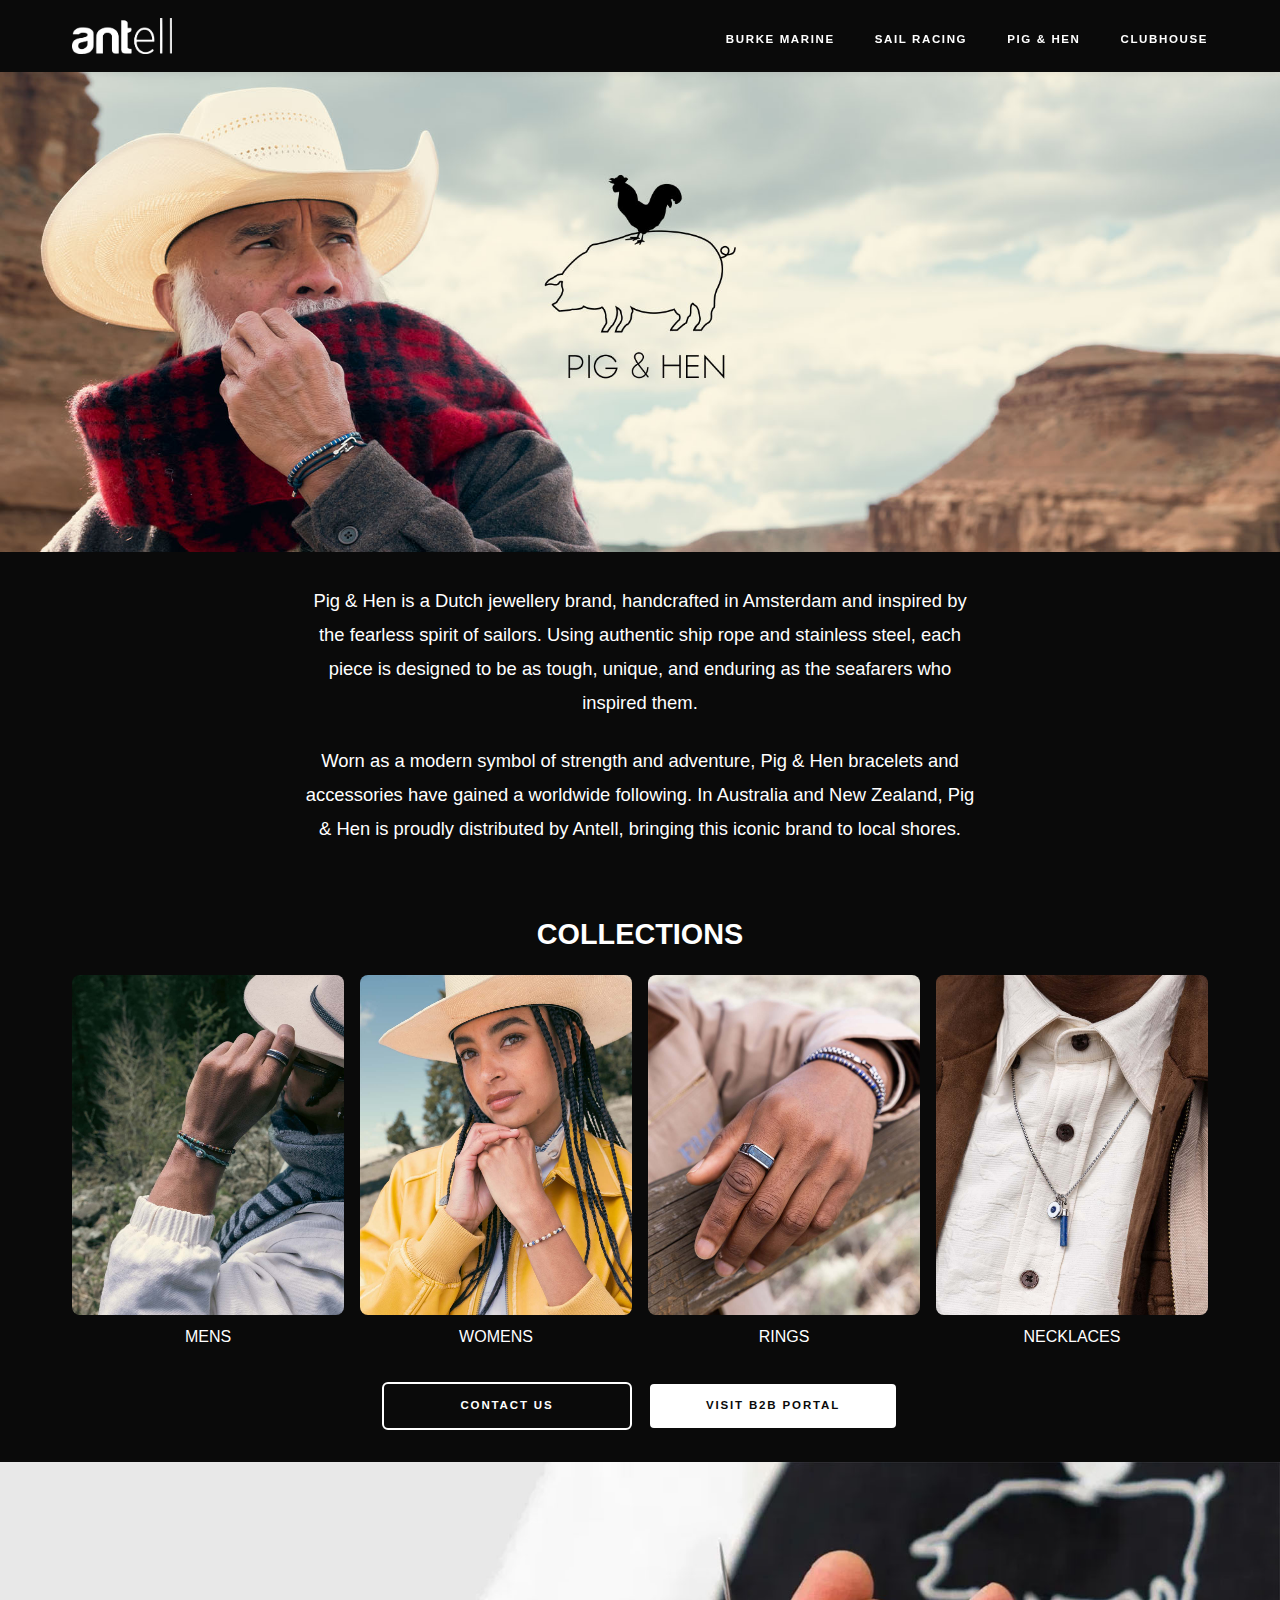
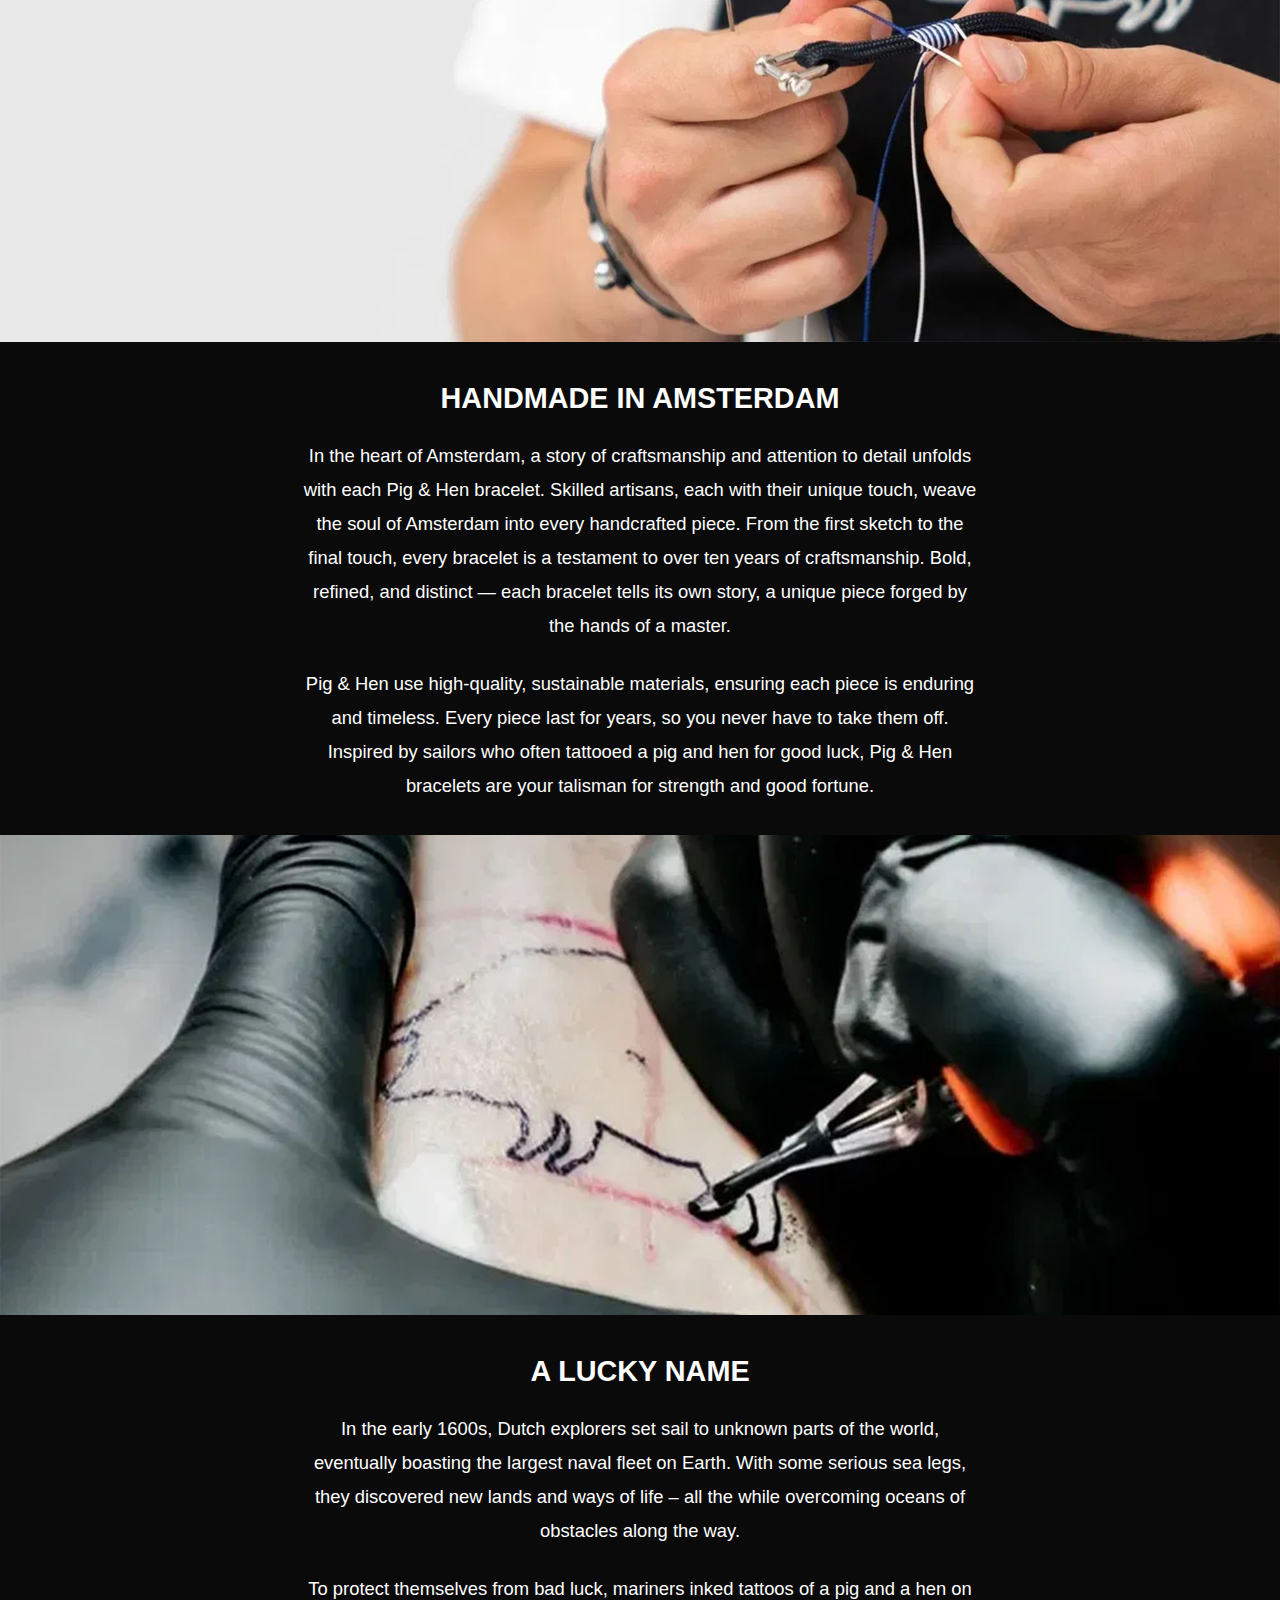
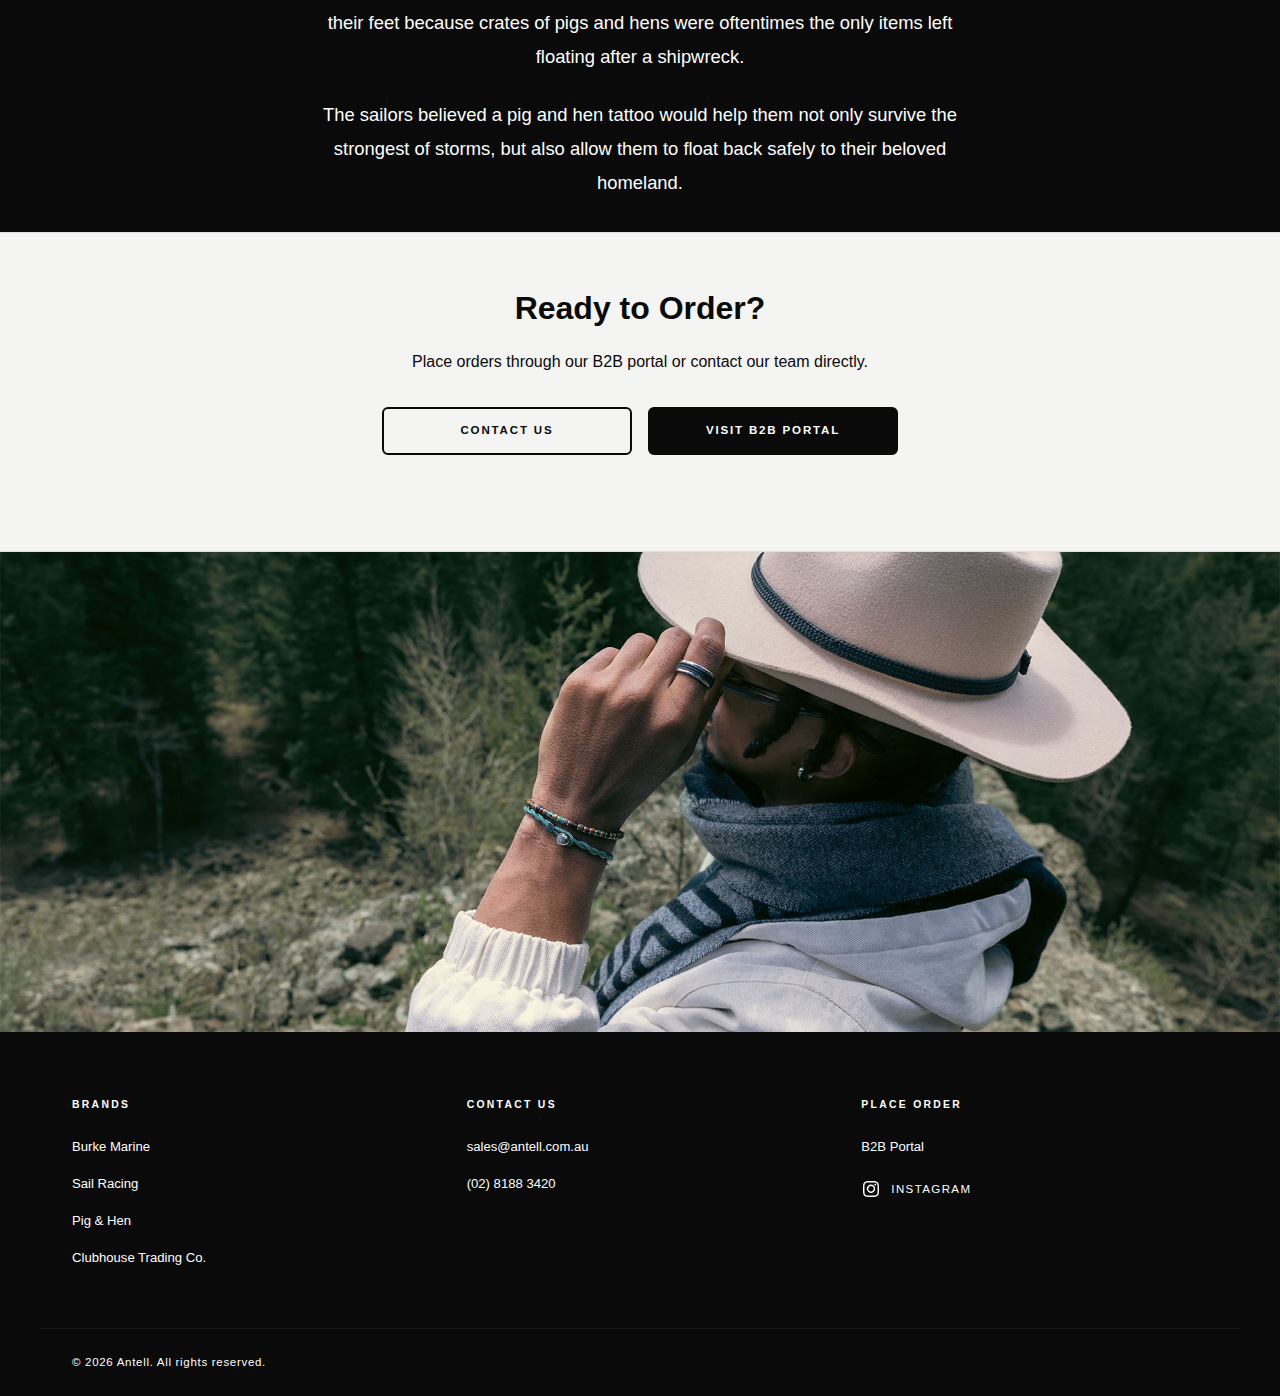
<file: pig-hen/index.html>
<!DOCTYPE html>
<html lang="en">
  <head>
    <meta charset="UTF-8" />
    <meta name="viewport" content="width=device-width, initial-scale=1.0" />
    <title>Pig &amp; Hen – Antell</title>
    <link
      rel="icon"
      type="image/png"
      href="/images/antell-favicon-200x200px.png"
    />
    <link rel="preconnect" href="https://fonts.googleapis.com" />
    <link rel="preconnect" href="https://fonts.gstatic.com" crossorigin />
    <link rel="stylesheet" href="/css/style.css" />
  </head>
  <body>
    <header class="site-header">
      <div class="main-header">
        <a href="/" class="logo">
          <img src="/images/antell-logo-white.png" alt="antell logo" />
        </a>
        <nav class="main-nav">
          <a href="/burke-marine/">Burke Marine</a>
          <a href="/sail-racing/">Sail Racing</a>
          <a href="/pig-hen/">Pig &amp; Hen</a>
          <a href="/clubhouse/">Clubhouse</a>
        </nav>
        <button
          class="hamburger"
          aria-label="Toggle menu"
          aria-expanded="false"
          onclick="toggleMenu(this)"
        >
          <span></span><span></span><span></span>
        </button>
      </div>
      <nav class="mobile-nav" id="mobile-nav">
        <div class="mobile-nav-section">Brands</div>
        <a href="/burke-marine/" class="mobile-page-link">Burke Marine</a>
        <a href="/sail-racing/" class="mobile-page-link">Sail Racing</a>
        <a href="/pig-hen/" class="mobile-page-link">Pig &amp; Hen</a>
        <a href="/clubhouse/" class="mobile-page-link">Clubhouse</a>
        <div class="mobile-nav-section">Contact</div>
        <a href="mailto:sales@antell.com.au" class="mobile-util-link"
          >sales@antell.com.au</a
        >
        <a href="tel:0281883420" class="mobile-util-link">(02) 8188 3420</a>
        <a
          href="https://www.instagram.com/antell.com.au"
          target="_blank"
          class="mobile-util-link"
        >
          <div class="instagram-container">
            <svg class="icon icon-instagram" viewBox="0 0 20 20">
              <path
                fill="currentColor"
                fill-rule="evenodd"
                d="M13.23 3.492c-.84-.037-1.096-.046-3.23-.046-2.144 0-2.39.01-3.238.055-.776.027-1.195.164-1.487.273a2.4 2.4 0 0 0-.912.593 2.5 2.5 0 0 0-.602.922c-.11.282-.238.702-.274 1.486-.046.84-.046 1.095-.046 3.23s.01 2.39.046 3.229c.004.51.097 1.016.274 1.495.145.365.319.639.602.913.282.282.538.456.92.602.474.176.974.268 1.479.273.848.046 1.103.046 3.238.046s2.39-.01 3.23-.046c.784-.036 1.203-.164 1.486-.273.374-.146.648-.329.921-.602.283-.283.447-.548.602-.922.177-.476.27-.979.274-1.486.037-.84.046-1.095.046-3.23s-.01-2.39-.055-3.229c-.027-.784-.164-1.204-.274-1.495a2.4 2.4 0 0 0-.593-.913 2.6 2.6 0 0 0-.92-.602c-.284-.11-.703-.237-1.488-.273ZM6.697 2.05c.857-.036 1.131-.045 3.302-.045a63 63 0 0 1 3.302.045c.664.014 1.321.14 1.943.374a4 4 0 0 1 1.414.922c.41.397.728.88.93 1.414.23.622.354 1.279.365 1.942C18 7.56 18 7.824 18 10.005c0 2.17-.01 2.444-.046 3.292-.036.858-.173 1.442-.374 1.943-.2.53-.474.976-.92 1.423a3.9 3.9 0 0 1-1.415.922c-.51.191-1.095.337-1.943.374-.857.036-1.122.045-3.302.045-2.171 0-2.445-.009-3.302-.055-.849-.027-1.432-.164-1.943-.364a4.15 4.15 0 0 1-1.414-.922 4.1 4.1 0 0 1-.93-1.423c-.183-.51-.329-1.085-.365-1.943C2.009 12.45 2 12.167 2 10.004c0-2.161 0-2.435.055-3.302.027-.848.164-1.432.365-1.942a4.4 4.4 0 0 1 .92-1.414 4.2 4.2 0 0 1 1.415-.93c.51-.183 1.094-.33 1.943-.366Zm.427 4.806a4.105 4.105 0 1 1 5.805 5.805 4.105 4.105 0 0 1-5.805-5.805m1.882 5.371a2.668 2.668 0 1 0 2.042-4.93 2.668 2.668 0 0 0-2.042 4.93m5.922-5.942a.958.958 0 1 1-1.355-1.355.958.958 0 0 1 1.355 1.355"
                clip-rule="evenodd"
              ></path>
            </svg>
            <div class="instagram-text">Instagram</div>
          </div>
        </a>
        <div class="mobile-nav-section">Place Order</div>
        <a
          href="https://burkemarine.b2b.cin7.com/login"
          target="_blank"
          class="mobile-util-link accent"
          >B2B Portal →</a
        >
      </nav>
    </header>

    <section class="page-hero-img">
      <img
        src="/images/pighen/pig-hen-antell-page-desktop-banner-2000x750px.jpg"
        alt="Pig & Hen"
        class="hero-img desktop-hero"
      />
      <img
        src="/images/pighen/pig-hen-antell-page-mobile-banner-900x1080px.jpg"
        alt="Pig & Hen"
        class="hero-img mobile-hero"
      />
    </section>

    <section class="brand-page-body-wrapper">
      <div class="brand-page-body">
        <p>
          Pig &amp; Hen is a Dutch jewellery brand, handcrafted in Amsterdam and
          inspired by the fearless spirit of sailors. Using authentic ship rope
          and stainless steel, each piece is designed to be as tough, unique,
          and enduring as the seafarers who inspired them.
        </p>
        <p>
          Worn as a modern symbol of strength and adventure, Pig &amp; Hen
          bracelets and accessories have gained a worldwide following. In
          Australia and New Zealand, Pig &amp; Hen is proudly distributed by
          Antell, bringing this iconic brand to local shores.
        </p>
      </div>
    </section>

    <section class="brand-page-body-wrapper">
      <div class="brand-page-body brand-category-section">
        <h2>COLLECTIONS</h2>

        <div class="brand-category-wrapper">
          <div class="brand-category">
            <img
              src="/images/pighen/mens-collection-1080x1350px.jpg"
              alt="Pig & Hen Mens"
              class="brand-category-img"
            />
            <div>MENS</div>
          </div>
          <div class="brand-category">
            <img
              src="/images/pighen/womens-collection-1080x1350px.jpg"
              alt="Pig & Hen Womens"
              class="brand-category-img"
            />
            <div>WOMENS</div>
          </div>
          <div class="brand-category">
            <img
              src="/images/pighen/rings-collection-1080x1350px.jpg"
              alt="Pig & Hen Rings"
              class="brand-category-img"
            />
            <div>RINGS</div>
          </div>
          <div class="brand-category">
            <img
              src="/images/pighen/necklaces-collection-1080x1350px.jpg"
              alt="Pig & Hen Necklaces"
              class="brand-category-img"
            />
            <div>NECKLACES</div>
          </div>
        </div>
      </div>

      <div class="cta-buttons-container">
        <a
          href="mailto:sales@antell.com.au"
          class="btn btn-outline btn-secondary"
          >Contact Us</a
        >
        <a
          href="https://burkemarine.b2b.cin7.com/login"
          target="_blank"
          class="btn btn-secondary"
          >Visit B2B Portal</a
        >
      </div>
    </section>

    <section>
      <img
        src="/images/pighen/pig-hen-antell-page-banner-2-2000x750px.jpg"
        alt="Pig & Hen"
        class="brand-page-img"
      />
    </section>

    <section class="brand-page-body-wrapper">
      <div class="brand-page-body">
        <h2>HANDMADE IN AMSTERDAM</h2>
        <p>
          In the heart of Amsterdam, a story of craftsmanship and attention to
          detail unfolds with each Pig & Hen bracelet. Skilled artisans, each
          with their unique touch, weave the soul of Amsterdam into every
          handcrafted piece. From the first sketch to the final touch, every
          bracelet is a testament to over ten years of craftsmanship. Bold,
          refined, and distinct — each bracelet tells its own story, a unique
          piece forged by the hands of a master.
        </p>
        <p>
          Pig & Hen use high-quality, sustainable materials, ensuring each piece
          is enduring and timeless. Every piece last for years, so you never
          have to take them off. Inspired by sailors who often tattooed a pig
          and hen for good luck, Pig & Hen bracelets are your talisman for
          strength and good fortune.
        </p>
      </div>
    </section>

    <section>
      <img
        src="/images/pighen/pig-hen-antell-page-banner-3-2000x750px.jpg"
        alt="Pig & Hen"
        class="brand-page-img"
      />
    </section>

    <section class="brand-page-body-wrapper">
      <div class="brand-page-body">
        <h2>A LUCKY NAME</h2>
        <p>
          In the early 1600s, Dutch explorers set sail to unknown parts of the
          world, eventually boasting the largest naval fleet on Earth. With some
          serious sea legs, they discovered new lands and ways of life – all the
          while overcoming oceans of obstacles along the way.
        </p>
        <p>
          To protect themselves from bad luck, mariners inked tattoos of a pig
          and a hen on their feet because crates of pigs and hens were
          oftentimes the only items left floating after a shipwreck.
        </p>
        <p>
          The sailors believed a pig and hen tattoo would help them not only
          survive the strongest of storms, but also allow them to float back
          safely to their beloved homeland.
        </p>
      </div>
    </section>

    <div class="cta-section">
      <h3>Ready to Order?</h3>
      <p>Place orders through our B2B portal or contact our team directly.</p>
      <div class="cta-buttons-container">
        <a href="mailto:sales@antell.com.au" class="btn btn-outline"
          >Contact Us</a
        >
        <a
          href="https://burkemarine.b2b.cin7.com/login"
          target="_blank"
          class="btn"
          >Visit B2B Portal</a
        >
      </div>
    </div>

    <section>
      <img
        src="/images/pighen/pig-hen-antell-page-banner-4-2000x750px.jpg"
        alt="Pig & Hen"
        class="brand-page-img"
      />
    </section>

    <footer class="site-footer">
      <div class="footer-inner container">
        <div class="footer-col">
          <h3>Brands</h3>
          <ul>
            <li><a href="/burke-marine/">Burke Marine</a></li>
            <li><a href="/sail-racing/">Sail Racing</a></li>
            <li><a href="/pig-hen/">Pig &amp; Hen</a></li>
            <li><a href="/clubhouse/">Clubhouse Trading Co.</a></li>
          </ul>
        </div>
        <div class="footer-col">
          <h3>Contact Us</h3>
          <ul>
            <li>
              <a href="mailto:sales@antell.com.au">sales@antell.com.au</a>
            </li>
            <li><a href="tel:0281883420">(02) 8188 3420</a></li>
          </ul>
        </div>
        <div class="footer-col">
          <h3>Place Order</h3>
          <ul>
            <li>
              <a href="https://burkemarine.b2b.cin7.com/login" target="_blank"
                >B2B Portal</a
              >
            </li>
          </ul>
          <div class="social-links">
            <a href="https://www.instagram.com/antell.com.au" target="_blank">
              <div class="instagram-container">
                <svg class="icon icon-instagram" viewBox="0 0 20 20">
                  <path
                    fill="currentColor"
                    fill-rule="evenodd"
                    d="M13.23 3.492c-.84-.037-1.096-.046-3.23-.046-2.144 0-2.39.01-3.238.055-.776.027-1.195.164-1.487.273a2.4 2.4 0 0 0-.912.593 2.5 2.5 0 0 0-.602.922c-.11.282-.238.702-.274 1.486-.046.84-.046 1.095-.046 3.23s.01 2.39.046 3.229c.004.51.097 1.016.274 1.495.145.365.319.639.602.913.282.282.538.456.92.602.474.176.974.268 1.479.273.848.046 1.103.046 3.238.046s2.39-.01 3.23-.046c.784-.036 1.203-.164 1.486-.273.374-.146.648-.329.921-.602.283-.283.447-.548.602-.922.177-.476.27-.979.274-1.486.037-.84.046-1.095.046-3.23s-.01-2.39-.055-3.229c-.027-.784-.164-1.204-.274-1.495a2.4 2.4 0 0 0-.593-.913 2.6 2.6 0 0 0-.92-.602c-.284-.11-.703-.237-1.488-.273ZM6.697 2.05c.857-.036 1.131-.045 3.302-.045a63 63 0 0 1 3.302.045c.664.014 1.321.14 1.943.374a4 4 0 0 1 1.414.922c.41.397.728.88.93 1.414.23.622.354 1.279.365 1.942C18 7.56 18 7.824 18 10.005c0 2.17-.01 2.444-.046 3.292-.036.858-.173 1.442-.374 1.943-.2.53-.474.976-.92 1.423a3.9 3.9 0 0 1-1.415.922c-.51.191-1.095.337-1.943.374-.857.036-1.122.045-3.302.045-2.171 0-2.445-.009-3.302-.055-.849-.027-1.432-.164-1.943-.364a4.15 4.15 0 0 1-1.414-.922 4.1 4.1 0 0 1-.93-1.423c-.183-.51-.329-1.085-.365-1.943C2.009 12.45 2 12.167 2 10.004c0-2.161 0-2.435.055-3.302.027-.848.164-1.432.365-1.942a4.4 4.4 0 0 1 .92-1.414 4.2 4.2 0 0 1 1.415-.93c.51-.183 1.094-.33 1.943-.366Zm.427 4.806a4.105 4.105 0 1 1 5.805 5.805 4.105 4.105 0 0 1-5.805-5.805m1.882 5.371a2.668 2.668 0 1 0 2.042-4.93 2.668 2.668 0 0 0-2.042 4.93m5.922-5.942a.958.958 0 1 1-1.355-1.355.958.958 0 0 1 1.355 1.355"
                    clip-rule="evenodd"
                  ></path>
                </svg>
                <div class="instagram-text">Instagram</div>
              </div>
            </a>
          </div>
        </div>
      </div>
      <div class="footer-bottom container">
        <p>© 2026 Antell. All rights reserved.</p>
      </div>

      <script type="text/javascript" async="" src="https://static.klaviyo.com/onsite/js/WCszyA/klaviyo.js"></script>
    </footer>

    <script>
      function toggleMenu(btn) {
        const nav = document.getElementById('mobile-nav');
        const isOpen = nav.classList.toggle('open');
        btn.classList.toggle('open', isOpen);
        btn.setAttribute('aria-expanded', isOpen);
      }
      document.addEventListener('DOMContentLoaded', function () {
        document.querySelectorAll('.mobile-nav a').forEach(function (link) {
          link.addEventListener('click', function () {
            document.getElementById('mobile-nav').classList.remove('open');
            document.querySelector('.hamburger').classList.remove('open');
          });
        });
      });
    </script>
  </body>
</html>
</file>
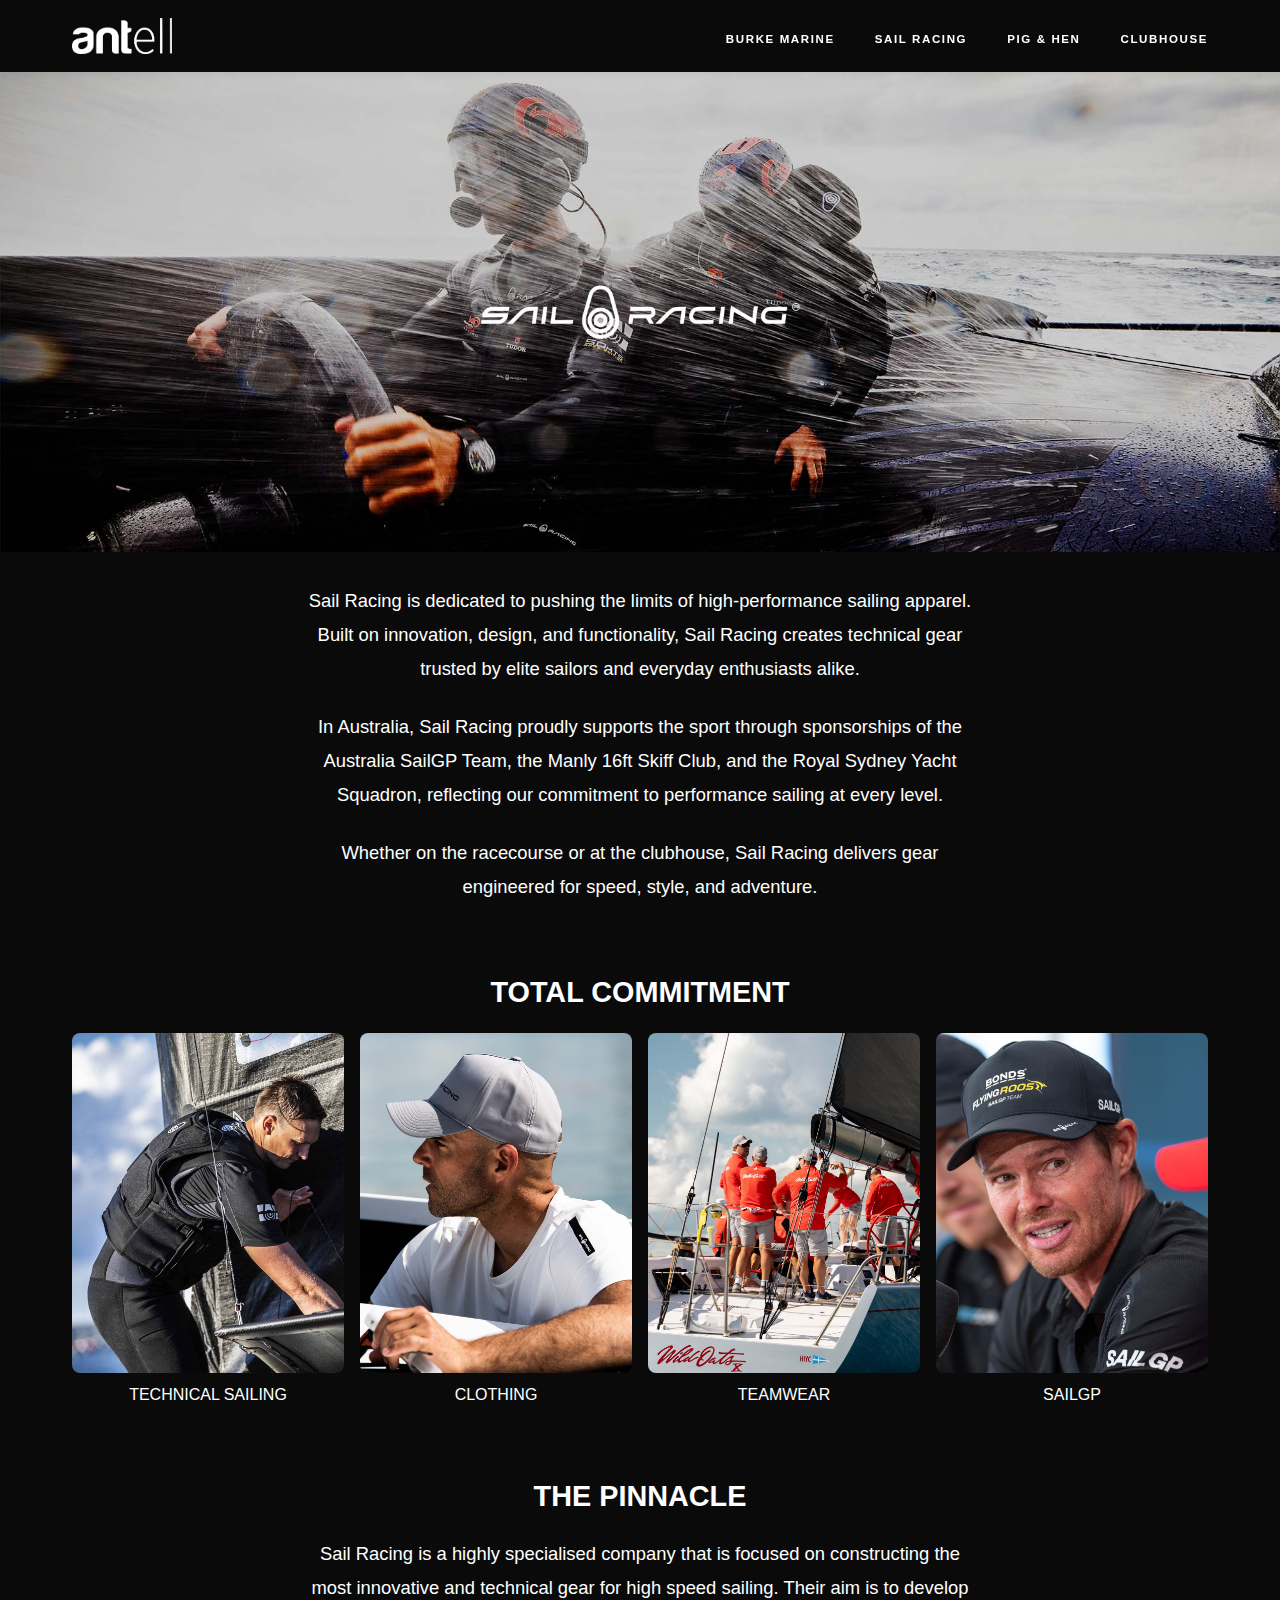
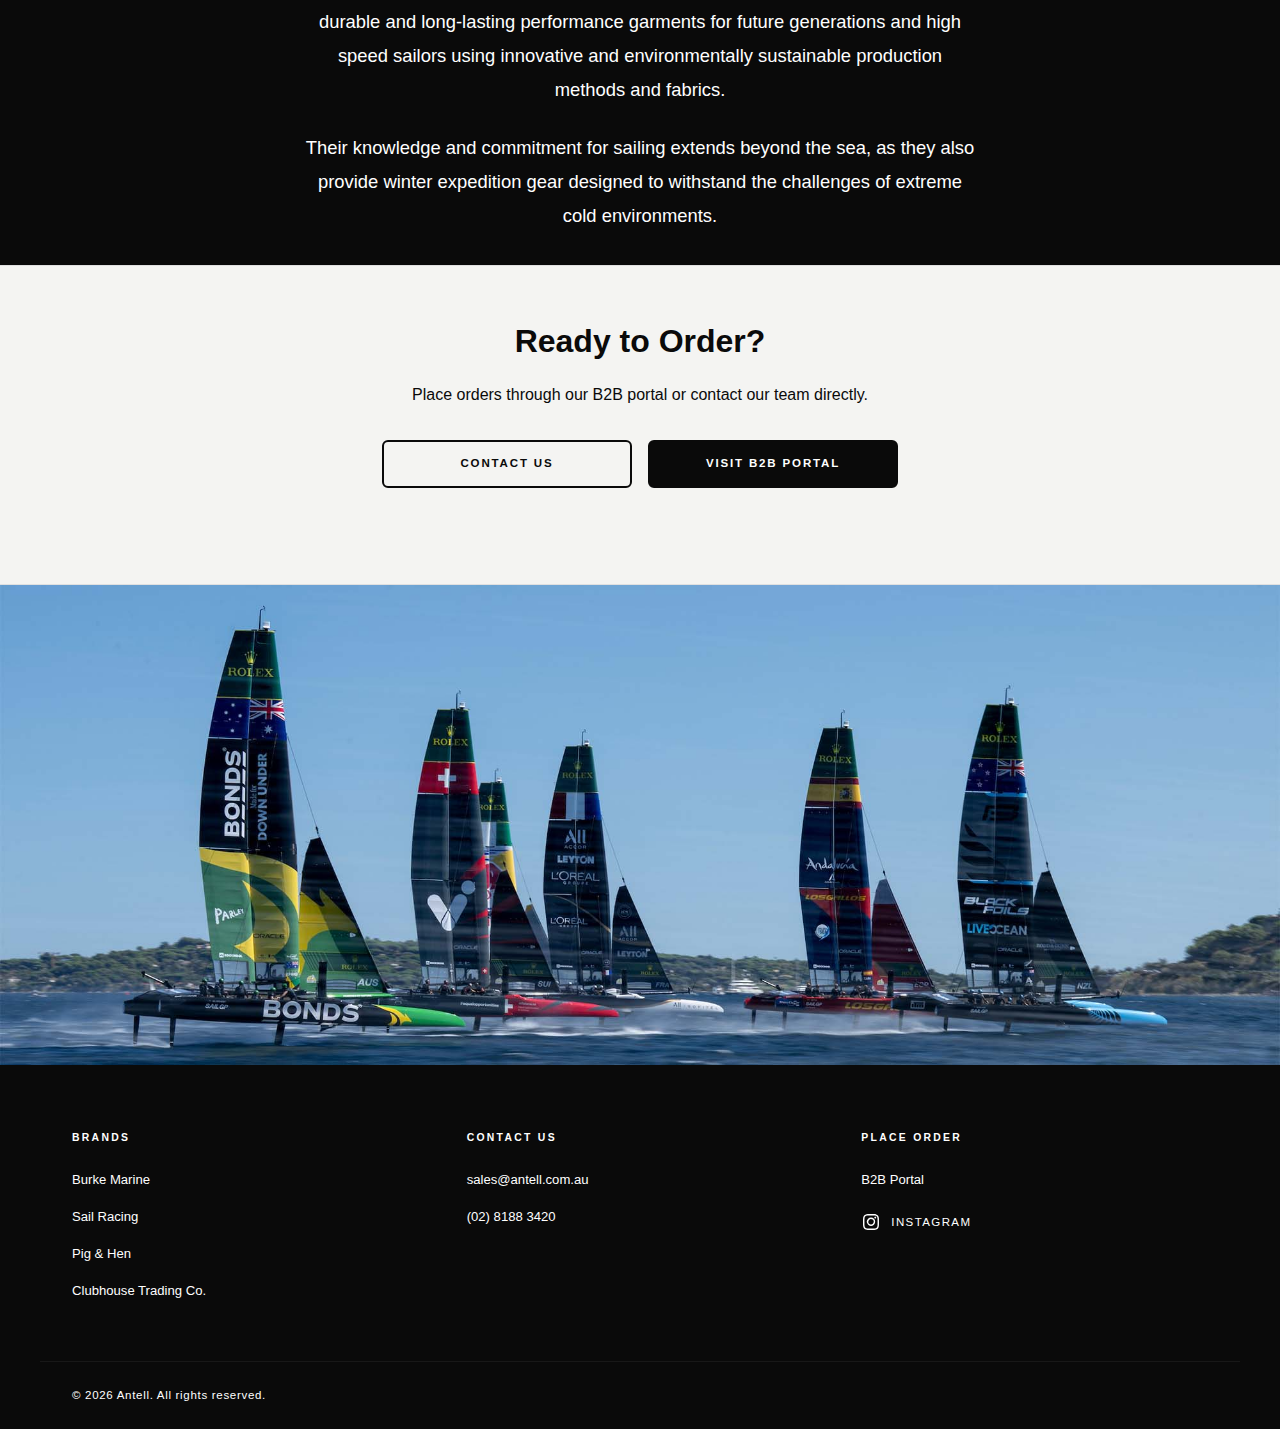
<file: sail-racing/index.html>
<!DOCTYPE html>
<html lang="en">
  <head>
    <meta charset="UTF-8" />
    <meta name="viewport" content="width=device-width, initial-scale=1.0" />
    <title>Sail Racing – Antell</title>
    <link
      rel="icon"
      type="image/png"
      href="/images/antell-favicon-200x200px.png"
    />
    <link rel="preconnect" href="https://fonts.googleapis.com" />
    <link rel="preconnect" href="https://fonts.gstatic.com" crossorigin />
    <link rel="stylesheet" href="/css/style.css" />
  </head>
  <body>
    <header class="site-header">
      <div class="main-header">
        <a href="/" class="logo">
          <img src="/images/antell-logo-white.png" alt="antell logo" />
        </a>
        <nav class="main-nav">
          <a href="/burke-marine/">Burke Marine</a>
          <a href="/sail-racing/">Sail Racing</a>
          <a href="/pig-hen/">Pig &amp; Hen</a>
          <a href="/clubhouse/">Clubhouse</a>
        </nav>
        <button
          class="hamburger"
          aria-label="Toggle menu"
          aria-expanded="false"
          onclick="toggleMenu(this)"
        >
          <span></span><span></span><span></span>
        </button>
      </div>
      <nav class="mobile-nav" id="mobile-nav">
        <div class="mobile-nav-section">Brands</div>
        <a href="/burke-marine/" class="mobile-page-link">Burke Marine</a>
        <a href="/sail-racing/" class="mobile-page-link">Sail Racing</a>
        <a href="/pig-hen/" class="mobile-page-link">Pig &amp; Hen</a>
        <a href="/clubhouse/" class="mobile-page-link">Clubhouse</a>
        <div class="mobile-nav-section">Contact</div>
        <a href="mailto:sales@antell.com.au" class="mobile-util-link"
          >sales@antell.com.au</a
        >
        <a href="tel:0281883420" class="mobile-util-link">(02) 8188 3420</a>
        <a
          href="https://www.instagram.com/antell.com.au"
          target="_blank"
          class="mobile-util-link"
        >
          <div class="instagram-container">
            <svg class="icon icon-instagram" viewBox="0 0 20 20">
              <path
                fill="currentColor"
                fill-rule="evenodd"
                d="M13.23 3.492c-.84-.037-1.096-.046-3.23-.046-2.144 0-2.39.01-3.238.055-.776.027-1.195.164-1.487.273a2.4 2.4 0 0 0-.912.593 2.5 2.5 0 0 0-.602.922c-.11.282-.238.702-.274 1.486-.046.84-.046 1.095-.046 3.23s.01 2.39.046 3.229c.004.51.097 1.016.274 1.495.145.365.319.639.602.913.282.282.538.456.92.602.474.176.974.268 1.479.273.848.046 1.103.046 3.238.046s2.39-.01 3.23-.046c.784-.036 1.203-.164 1.486-.273.374-.146.648-.329.921-.602.283-.283.447-.548.602-.922.177-.476.27-.979.274-1.486.037-.84.046-1.095.046-3.23s-.01-2.39-.055-3.229c-.027-.784-.164-1.204-.274-1.495a2.4 2.4 0 0 0-.593-.913 2.6 2.6 0 0 0-.92-.602c-.284-.11-.703-.237-1.488-.273ZM6.697 2.05c.857-.036 1.131-.045 3.302-.045a63 63 0 0 1 3.302.045c.664.014 1.321.14 1.943.374a4 4 0 0 1 1.414.922c.41.397.728.88.93 1.414.23.622.354 1.279.365 1.942C18 7.56 18 7.824 18 10.005c0 2.17-.01 2.444-.046 3.292-.036.858-.173 1.442-.374 1.943-.2.53-.474.976-.92 1.423a3.9 3.9 0 0 1-1.415.922c-.51.191-1.095.337-1.943.374-.857.036-1.122.045-3.302.045-2.171 0-2.445-.009-3.302-.055-.849-.027-1.432-.164-1.943-.364a4.15 4.15 0 0 1-1.414-.922 4.1 4.1 0 0 1-.93-1.423c-.183-.51-.329-1.085-.365-1.943C2.009 12.45 2 12.167 2 10.004c0-2.161 0-2.435.055-3.302.027-.848.164-1.432.365-1.942a4.4 4.4 0 0 1 .92-1.414 4.2 4.2 0 0 1 1.415-.93c.51-.183 1.094-.33 1.943-.366Zm.427 4.806a4.105 4.105 0 1 1 5.805 5.805 4.105 4.105 0 0 1-5.805-5.805m1.882 5.371a2.668 2.668 0 1 0 2.042-4.93 2.668 2.668 0 0 0-2.042 4.93m5.922-5.942a.958.958 0 1 1-1.355-1.355.958.958 0 0 1 1.355 1.355"
                clip-rule="evenodd"
              ></path>
            </svg>
            <div class="instagram-text">Instagram</div>
          </div>
        </a>
        <div class="mobile-nav-section">Place Order</div>
        <a
          href="https://burkemarine.b2b.cin7.com/login"
          target="_blank"
          class="mobile-util-link accent"
          >B2B Portal →</a
        >
      </nav>
    </header>

    <section class="page-hero-img">
      <img
        src="/images/sailracing/sailracing-antell-page-desktop-banner-2000x750px.jpg"
        alt="Sail Racing"
        class="hero-img desktop-hero"
      />
      <img
        src="/images/sailracing/sailracing-antell-page-mobile-banner-900x1080px.jpg"
        alt="Sail Racing"
        class="hero-img mobile-hero"
      />
    </section>

    <section class="brand-page-body-wrapper">
      <div class="brand-page-body">
        <p>
          Sail Racing is dedicated to pushing the limits of high-performance
          sailing apparel. Built on innovation, design, and functionality, Sail
          Racing creates technical gear trusted by elite sailors and everyday
          enthusiasts alike.
        </p>
        <p>
          In Australia, Sail Racing proudly supports the sport through
          sponsorships of the Australia SailGP Team, the Manly 16ft Skiff Club,
          and the Royal Sydney Yacht Squadron, reflecting our commitment to
          performance sailing at every level.
        </p>
        <p>
          Whether on the racecourse or at the clubhouse, Sail Racing delivers
          gear engineered for speed, style, and adventure.
        </p>
      </div>
    </section>

    <section class="brand-page-body-wrapper">
      <div class="brand-page-body brand-category-section">
        <h2>TOTAL COMMITMENT</h2>

        <div class="brand-category-wrapper">
          <div class="brand-category">
            <img
              src="/images/sailracing/technicalsailing-collection-1080x1350px.jpg"
              alt="Sail Racing Technical Sailing"
              class="brand-category-img"
            />
            <div>TECHNICAL SAILING</div>
          </div>
          <div class="brand-category">
            <img
              src="/images/sailracing/sailracing-clothing-collection-1080x1350px.jpg"
              alt="Sail Racing Clothing"
              class="brand-category-img"
            />
            <div>CLOTHING</div>
          </div>
          <div class="brand-category">
            <img
              src="/images/sailracing/sailracing-teamwear-collection-1080x1350px.jpg"
              alt="Sail Racing Teamwear"
              class="brand-category-img"
            />
            <div>TEAMWEAR</div>
          </div>
          <div class="brand-category">
            <img
              src="/images/sailracing/sailgp-collection-1080x1350px.jpg"
              alt="Sail Racing SailGP"
              class="brand-category-img"
            />
            <div>SAILGP</div>
          </div>
        </div>
      </div>
    </section>

    <section class="brand-page-body-wrapper">
      <div class="brand-page-body">
        <h2>THE PINNACLE</h2>
        <p>
          Sail Racing is a highly specialised company that is focused on
          constructing the most innovative and technical gear for high speed
          sailing. Their aim is to develop durable and long-lasting performance
          garments for future generations and high speed sailors using
          innovative and environmentally sustainable production methods and
          fabrics.
        </p>
        <p>
          Their knowledge and commitment for sailing extends beyond the sea, as
          they also provide winter expedition gear designed to withstand the
          challenges of extreme cold environments.
        </p>
      </div>
    </section>

    <div class="cta-section">
      <h3>Ready to Order?</h3>
      <p>Place orders through our B2B portal or contact our team directly.</p>
      <div class="cta-buttons-container">
        <a href="mailto:sales@antell.com.au" class="btn btn-outline"
          >Contact Us</a
        >
        <a
          href="https://burkemarine.b2b.cin7.com/login"
          target="_blank"
          class="btn"
          >Visit B2B Portal</a
        >
      </div>
    </div>

    <section>
      <img
        src="/images/sailracing/sailracing-sailgp-antell-page-banner-2-2000x750px.jpg"
        alt="Sail Racing"
        class="brand-page-img"
      />
    </section>

    <footer class="site-footer">
      <div class="footer-inner container">
        <div class="footer-col">
          <h3>Brands</h3>
          <ul>
            <li><a href="/burke-marine/">Burke Marine</a></li>
            <li><a href="/sail-racing/">Sail Racing</a></li>
            <li><a href="/pig-hen/">Pig &amp; Hen</a></li>
            <li><a href="/clubhouse/">Clubhouse Trading Co.</a></li>
          </ul>
        </div>
        <div class="footer-col">
          <h3>Contact Us</h3>
          <ul>
            <li>
              <a href="mailto:sales@antell.com.au">sales@antell.com.au</a>
            </li>
            <li><a href="tel:0281883420">(02) 8188 3420</a></li>
          </ul>
        </div>
        <div class="footer-col">
          <h3>Place Order</h3>
          <ul>
            <li>
              <a href="https://burkemarine.b2b.cin7.com/login" target="_blank"
                >B2B Portal</a
              >
            </li>
          </ul>
          <div class="social-links">
            <a href="https://www.instagram.com/antell.com.au" target="_blank">
              <div class="instagram-container">
                <svg class="icon icon-instagram" viewBox="0 0 20 20">
                  <path
                    fill="currentColor"
                    fill-rule="evenodd"
                    d="M13.23 3.492c-.84-.037-1.096-.046-3.23-.046-2.144 0-2.39.01-3.238.055-.776.027-1.195.164-1.487.273a2.4 2.4 0 0 0-.912.593 2.5 2.5 0 0 0-.602.922c-.11.282-.238.702-.274 1.486-.046.84-.046 1.095-.046 3.23s.01 2.39.046 3.229c.004.51.097 1.016.274 1.495.145.365.319.639.602.913.282.282.538.456.92.602.474.176.974.268 1.479.273.848.046 1.103.046 3.238.046s2.39-.01 3.23-.046c.784-.036 1.203-.164 1.486-.273.374-.146.648-.329.921-.602.283-.283.447-.548.602-.922.177-.476.27-.979.274-1.486.037-.84.046-1.095.046-3.23s-.01-2.39-.055-3.229c-.027-.784-.164-1.204-.274-1.495a2.4 2.4 0 0 0-.593-.913 2.6 2.6 0 0 0-.92-.602c-.284-.11-.703-.237-1.488-.273ZM6.697 2.05c.857-.036 1.131-.045 3.302-.045a63 63 0 0 1 3.302.045c.664.014 1.321.14 1.943.374a4 4 0 0 1 1.414.922c.41.397.728.88.93 1.414.23.622.354 1.279.365 1.942C18 7.56 18 7.824 18 10.005c0 2.17-.01 2.444-.046 3.292-.036.858-.173 1.442-.374 1.943-.2.53-.474.976-.92 1.423a3.9 3.9 0 0 1-1.415.922c-.51.191-1.095.337-1.943.374-.857.036-1.122.045-3.302.045-2.171 0-2.445-.009-3.302-.055-.849-.027-1.432-.164-1.943-.364a4.15 4.15 0 0 1-1.414-.922 4.1 4.1 0 0 1-.93-1.423c-.183-.51-.329-1.085-.365-1.943C2.009 12.45 2 12.167 2 10.004c0-2.161 0-2.435.055-3.302.027-.848.164-1.432.365-1.942a4.4 4.4 0 0 1 .92-1.414 4.2 4.2 0 0 1 1.415-.93c.51-.183 1.094-.33 1.943-.366Zm.427 4.806a4.105 4.105 0 1 1 5.805 5.805 4.105 4.105 0 0 1-5.805-5.805m1.882 5.371a2.668 2.668 0 1 0 2.042-4.93 2.668 2.668 0 0 0-2.042 4.93m5.922-5.942a.958.958 0 1 1-1.355-1.355.958.958 0 0 1 1.355 1.355"
                    clip-rule="evenodd"
                  ></path>
                </svg>
                <div class="instagram-text">Instagram</div>
              </div>
            </a>
          </div>
        </div>
      </div>
      <div class="footer-bottom container">
        <p>© 2026 Antell. All rights reserved.</p>
      </div>

      <script type="text/javascript" async="" src="https://static.klaviyo.com/onsite/js/WCszyA/klaviyo.js"></script>
    </footer>

    <script>
      function toggleMenu(btn) {
        const nav = document.getElementById('mobile-nav');
        const isOpen = nav.classList.toggle('open');
        btn.classList.toggle('open', isOpen);
        btn.setAttribute('aria-expanded', isOpen);
      }
      document.addEventListener('DOMContentLoaded', function () {
        document.querySelectorAll('.mobile-nav a').forEach(function (link) {
          link.addEventListener('click', function () {
            document.getElementById('mobile-nav').classList.remove('open');
            document.querySelector('.hamburger').classList.remove('open');
          });
        });
      });
    </script>
  </body>
</html>
</file>
<file: css/style.css>
/* =============================================
   Antell – CSS Stylesheet
   Black monochrome aesthetic
   ============================================= */

:root {
  --black: #0a0a0a;
  --dark: #111111;
  --mid: #1e1e1e;
  --charcoal: #2e2e2e;
  --white: #ffffff;
  --off-white: #f4f4f2;
  --muted: #888888;
  --border: #2a2a2a;
  --border-light: #e0e0e0;
  --accent: #c8933a;

  --font-display: Assistant, sans-serif;
  --font-body: Assistant, 'Helvetica Neue', sans-serif;

  --max-w: 1200px;
}

/* ---------- Reset ---------- */
*,
*::before,
*::after {
  box-sizing: border-box;
  margin: 0;
  padding: 0;
}
html {
  scroll-behavior: smooth;
}
body {
  font-family: var(--font-body);
  font-size: 16px;
  color: var(--charcoal);
  background: var(--white);
  line-height: 1.7;
}
img {
  display: block;
  max-width: 100%;
  height: auto;
}
a {
  color: inherit;
  text-decoration: none;
}
ul {
  list-style: none;
}

/* ---------- Utilities ---------- */
.container {
  max-width: var(--max-w);
  margin: 0 auto;
  padding: 0 2rem;
}

/* ---------- Top Bar ---------- */
.top-bar {
  background: var(--black);
  color: var(--white);
  font-size: 0.72rem;
  letter-spacing: 0.09em;
  text-transform: uppercase;
}
.top-bar-inner {
  max-width: var(--max-w);
  margin: 0 auto;
  padding: 0.55rem 2rem;
  display: flex;
  /* justify-content: space-between; */
  justify-content: end;
  align-items: center;
  gap: 1rem;
  flex-wrap: wrap;
  border-bottom: 1px solid rgb(from var(--white) r g b / 0.2);
}
.top-link {
  transition: color 0.2s;
}
.top-link:hover {
  color: var(--white);
  border-bottom: 1px solid var(--white);
}
.top-link.accent {
  color: var(--white);
  font-weight: 600;
}
.divider {
  opacity: 0.8;
  margin: 0 0.5rem;
}

/* ---------- Sticky Header ---------- */
.site-header {
  position: sticky;
  top: 0;
  z-index: 100;
  /* color: var(--white); */
  background: var(--black);
  /* border-bottom: 1px solid var(--border-light); */
  box-shadow: 0 1px 8px rgba(0, 0, 0, 0.07);
}

/* ---------- Main Header ---------- */
.main-header {
  display: flex;
  align-items: center;
  justify-content: space-between;
  padding: 1.1rem 2rem;
  max-width: var(--max-w);
  margin: 0 auto;
}
.logo {
  /* font-family: var(--font-display);
  font-size: 2rem;
  font-weight: 700;
  letter-spacing: 0.15em;
  color: var(--black);
  text-transform: uppercase; */
  width: 100px;
}
.main-nav {
  display: flex;
  align-items: center;
  padding-top: 11px;
  gap: 2.5rem;
}
.main-nav a {
  font-size: 0.72rem;
  font-weight: 600;
  letter-spacing: 0.14em;
  text-transform: uppercase;
  /* color: var(--black); */
  color: var(--white);
  position: relative;
  padding-bottom: 2px;
  transition: color 0.2s;
}
.main-nav a::after {
  content: '';
  position: absolute;
  bottom: 0;
  left: 0;
  width: 0;
  height: 1px;
  background: var(--white);
  transition: width 0.3s ease;
}
.main-nav a:hover::after {
  width: 100%;
}

/* ---------- Hamburger Button ---------- */
.hamburger {
  display: none;
  flex-direction: column;
  justify-content: center;
  gap: 5px;
  width: 40px;
  height: 40px;
  background: none;
  border: none;
  cursor: pointer;
  padding: 6px;
  border-radius: 3px;
  transition: background 0.2s;
}
.hamburger:hover {
  background: rgba(0, 0, 0, 0.05);
}
.hamburger span {
  display: block;
  width: 100%;
  height: 2px;
  /* background: var(--black); */
  background: var(--white);
  border-radius: 2px;
  transition: transform 0.3s ease, opacity 0.3s ease;
  transform-origin: center;
}
.hamburger.open span:nth-child(1) {
  transform: translateY(7px) rotate(45deg);
}
.hamburger.open span:nth-child(2) {
  opacity: 0;
  transform: scaleX(0);
}
.hamburger.open span:nth-child(3) {
  transform: translateY(-7px) rotate(-45deg);
}

/* ---------- Mobile Nav Drawer ---------- */
.mobile-nav {
  display: none;
  position: absolute;
  top: 100%;
  left: 0;
  right: 0;
  background: var(--black);
  z-index: 200;
  overflow: hidden;
  max-height: 0;
  transition: max-height 0.38s ease;
}
.mobile-nav.open {
  min-height: 100vh;
}

.mobile-nav a.mobile-page-link {
  display: block;
  padding: 1rem 1.75rem;
  font-size: 0.78rem;
  font-weight: 600;
  letter-spacing: 0.16em;
  text-transform: uppercase;
  color: #ccc;
  /* border-bottom: 1px solid #1c1c1c; */
  transition: background 0.2s, color 0.2s;
}
.mobile-nav a.mobile-page-link:hover {
  background: #1a1a1a;
  color: var(--white);
}

.mobile-nav-section {
  padding: 0.6rem 1.75rem 0.4rem;
  font-size: 0.58rem;
  letter-spacing: 0.22em;
  text-transform: uppercase;
  color: var(--white);
  border-top: 1px solid var(--charcoal);
  border-bottom: 1px solid var(--charcoal);
}

.mobile-nav a.mobile-util-link {
  display: block;
  /* padding: 0.75rem 1.75rem; */
  padding: 1rem 1.75rem;
  font-size: 0.68rem;
  letter-spacing: 0.1em;
  text-transform: uppercase;
  color: var(--white);
  /* border-bottom: 1px solid #161616; */
  transition: color 0.2s;
}
.mobile-nav a.mobile-util-link:last-child {
  border-bottom: none;
}
.mobile-nav a.mobile-util-link:hover {
  color: var(--white);
}
.mobile-nav a.mobile-util-link.accent {
  color: var(--white);
}

/* ---------- Hero ---------- */
.hero {
  position: relative;
  overflow: hidden;
}
.hero-image-wrap {
  position: relative;
}
.hero-img {
  width: 100%;
  object-fit: cover;
  max-height: 600px;
}
.desktop-hero {
  display: block;
}
.mobile-hero {
  display: none;
}

.hero-overlay {
  position: absolute;
  inset: 0;
  display: flex;
  align-items: center;
  justify-content: center;
  background: linear-gradient(
    to bottom,
    rgba(0, 0, 0, 0.2) 0%,
    rgba(0, 0, 0, 0.55) 100%
  );
}
.hero-overlay h1 {
  font-family: var(--font-display);
  font-size: clamp(2rem, 4vw, 4rem);
  /* font-weight: 300; */
  font-weight: bold;
  text-transform: uppercase;
  color: var(--white);
  text-align: center;
  letter-spacing: 0.08em;
  line-height: 1.2;
  text-shadow: 0 2px 24px rgba(0, 0, 0, 0.4);
}

/* ---------- Logos Bar ---------- */
.logos-bar {
  background: var(--off-white);
  /* padding: 1.5rem 2rem; */
  padding: 0.5rem 0;
  background: #000000;
  text-align: center;
  border-bottom: 1px solid var(--border-light);
}
.logos-bar img {
  max-height: 80px;
  width: auto;
  margin: 0 auto;
  object-fit: contain;
}

/* ---------- Intro ---------- */
.intro-section {
  background: var(--off-white);
}
.intro {
  padding: 4rem 2rem;
  max-width: 860px;
  margin: 0 auto;
  text-align: center;
  /* font-size: 1.05rem; */
  font-size: 1.15rem;
  color: var(--black);
  line-height: 1.9;
}
.intro strong {
  color: var(--black);
  font-weight: 600;
}

/* ---------- Brand Blocks ---------- */
.brand-block {
  display: grid;
  grid-template-columns: 1fr 1fr;
  min-height: 500px;
  border-top: 1px solid var(--border-light);
}
.brand-block.reverse {
  direction: rtl;
}
.brand-block.reverse > * {
  direction: ltr;
}

.brand-image {
  overflow: hidden;
}
.brand-image img {
  width: 100%;
  height: 100%;
  object-fit: cover;
  transition: transform 0.6s ease;
}
.brand-block:hover .brand-image img {
  transform: scale(1.03);
}

.brand-content {
  padding: 4rem 3.5rem;
  display: flex;
  flex-direction: column;
  justify-content: center;
  background: var(--white);
}
.brand-block:nth-child(even) .brand-content,
.brand-block.reverse .brand-content {
  background: var(--off-white);
}

.brand-content h2 {
  font-family: var(--font-display);
  font-size: 2.4rem;
  /* font-weight: 600; */
  font-weight: bold;
  text-transform: uppercase;
  color: var(--black);
  margin-bottom: 1.2rem;
  letter-spacing: 0.02em;
}
.brand-content p {
  color: var(--black);
  font-size: 1.2rem;
  line-height: 1.8;
  margin-bottom: 2rem;
  /* max-width: 480px; */
  max-width: 600px;
}

/* ---------- Button ---------- */
.btn {
  display: inline-block;
  padding: 0.75rem 2rem;
  font-family: var(--font-body);
  font-size: 0.72rem;
  font-weight: 600;
  letter-spacing: 0.16em;
  text-transform: uppercase;
  color: var(--white);
  background: var(--black);
  border: 2px solid var(--black);
  transition: background 0.25s, color 0.25s;
  align-self: flex-start;
  border-radius: 6px;

  text-align: center;
}
.btn:hover {
  background: transparent;
  color: var(--black);
}
.btn-outline {
  background: transparent;
  color: var(--black);
}
.btn-outline:hover {
  background: var(--black);
  color: var(--white);
}
.btn-secondary {
  background: var(--white);
  color: var(--black);
}
.btn-secondary:hover {
  background: var(--black);
  color: var(--white);
  border: 2px solid var(--white);
}
.btn-secondary.btn-outline {
  background: transparent;
  color: var(--white);
  border: 2px solid var(--white);
}
.btn-secondary.btn-outline:hover {
  background: var(--white);
  color: var(--black);
}

/* ---------- Page Hero (inner pages) ---------- */
/* .page-hero {
  background: var(--black);
  color: var(--white);
  padding: 5rem 2rem;
  text-align: center;
  position: relative;
  overflow: hidden;
} */
/* .page-hero::before {
  content: '';
  position: absolute;
  inset: 0;
  background: radial-gradient(ellipse at 60% 40%, rgba(200,147,58,0.1) 0%, transparent 70%);
} */
/* .page-hero h1 {
  font-family: var(--font-display);
  font-size: clamp(2rem, 4vw, 4rem);
  font-weight: bold;
  text-transform: uppercase;
  letter-spacing: 0.06em;
  margin-bottom: 1rem;
  position: relative;
} */
/* .page-hero p {
  font-size: 0.78rem;
  letter-spacing: 0.18em;
  text-transform: uppercase;
  color: var(--white);
  position: relative;
} */

/* ---------- Brand Page Content ---------- */
.brand-page-img {
  width: 100%;
  max-height: 560px;
  object-fit: cover;
  min-height: 220px;
}
.brand-page-body-wrapper {
  margin: 0;
  color: var(--white);
  background: var(--black);
  margin: 0 auto;
}
.brand-page-body {
  max-width: 820px;
  /* margin: 4rem auto; */
  margin: 0 auto;
  /* padding: 0 2rem; */
  padding: 2rem 2rem 0.5rem;
  text-align: center;
}
.brand-page-body h2 {
  font-family: var(--font-display);
  font-size: 1.8rem;
  font-weight: bold;
  text-transform: uppercase;
  /* color: var(--black); */
  margin-bottom: 1rem;
}
.brand-page-body p {
  /* color: var(--black); */
  font-size: 1.15rem;
  line-height: 1.85;
  max-width: 66ch;
  /* margin-bottom: 1.5rem; */
  margin: 0 auto 1.5rem;
}
.cta-section {
  background: var(--off-white);
  border-top: 1px solid var(--border-light);
  border-bottom: 1px solid var(--border-light);
  /* padding: 4rem 2rem; */
  padding: 3rem 2rem;
  text-align: center;
}
.cta-section h3 {
  font-family: var(--font-display);
  font-size: 2rem;
  color: var(--black);
  margin-bottom: 0.75rem;
}
.cta-section p {
  color: var(--black);
  margin-bottom: 2rem;
}

.cta-section .cta-buttons-container {
  display: grid;
  grid-template-columns: 250px 250px;
  place-content: center;
  gap: 1rem;
  margin: 0 auto 1rem;
}
.cta-buttons-container {
  display: grid;
  grid-template-columns: 250px 250px;
  place-content: center;
  gap: 1rem;
  margin: 0 auto;
  padding-bottom: 2rem;
}

.brand-page-body.brand-category-section {
  max-width: 1200px;
  padding: 2rem;
}
.brand-page-body-wrapper .brand-category-wrapper {
  display: grid;
  grid-template-columns: repeat(4, 1fr);
  gap: 1rem;
}
.brand-page-body-wrapper .brand-category-wrapper .brand-category {
  display: grid;
  grid-template-columns: 1fr;
  gap: 0.5rem;
}
.brand-page-body-wrapper
  .brand-category-wrapper
  .brand-category
  .brand-category-img {
  border-radius: 8px;
}

/* ---------- Klaviyo Form Section ---------- */
.klaviyo-form-section {
  background: var(--charcoal);
  color: var(--white);
  padding: 2rem 1rem;
}
.klaviyo-form-section .klaviyo-form-wrapper {
  max-width: 550px;
  display: grid;
  grid-template-columns: 1fr;
  place-content: center;
  margin: auto;
}

/* ---------- Footer ---------- */
.site-footer {
  background: var(--black);
  color: var(--white);
  padding-top: 4rem;
}
.footer-inner {
  display: grid;
  grid-template-columns: repeat(3, 1fr);
  gap: 3rem;
  padding-bottom: 3rem;
}
.footer-col h3 {
  font-size: 0.65rem;
  letter-spacing: 0.22em;
  text-transform: uppercase;
  color: var(--white);
  margin-bottom: 1.2rem;
}
.footer-col ul li {
  margin-bottom: 0.6rem;
}
.footer-col a {
  font-size: 0.82rem;
  transition: color 0.2s;
  border-bottom: 1px solid var(--black);
}
.footer-col a:hover {
  color: var(--white);
  border-color: var(--white);
}
.social-links {
  margin-top: 1.2rem;
}
.social-links a {
  font-size: 0.72rem;
  letter-spacing: 0.12em;
  text-transform: uppercase;
  border-bottom: 1px solid var(--black);
  padding-bottom: 2px;
  transition: color 0.2s, border-color 0.2s;
}
.social-links a:hover {
  color: var(--white);
  border-color: var(--white);
}
.social-links a:hover .instagram-text {
  border-bottom: 1px solid var(--white);
}
.footer-bottom {
  border-top: 1px solid #181818;
  padding: 1.5rem 2rem;
  font-size: 0.72rem;
  letter-spacing: 0.06em;
  color: var(--white);
}

/* ---------- Instagram icon ---------- */
.instagram-container {
  display: flex;
  align-items: center;
  gap: 10px;
}
.instagram-container .icon-instagram {
  display: block;
  height: 20px;
  width: 20px;
}
.instagram-container .instagram-text {
  /* display: flex;
  align-items: center; */
  height: 20px;
  padding-top: 3px;
}
footer .instagram-container .instagram-text {
  /* display: flex;
  align-items: center; */
  height: 20px;
  padding-top: 1px;
}

/* ---------- Responsive ---------- */
@media (max-width: 900px) {
  .intro {
    padding: 2.5rem 1.5rem;
  }
  .brand-block {
    grid-template-columns: 1fr;
    min-height: unset;
  }
  .brand-block.reverse {
    direction: ltr;
  }
  .brand-image img {
    max-height: 360px;
  }
  .brand-content {
    padding: 1.25rem 1.5rem 2.5rem;
  }
  .footer-inner {
    grid-template-columns: 1fr 1fr;
  }
  .brand-page-body-wrapper .brand-category-wrapper {
    grid-template-columns: repeat(2, 1fr);
  }
}

@media (max-width: 768px) {
  .hamburger {
    display: flex;
  }
  .main-nav {
    display: none;
  }
  .mobile-nav {
    display: block;
  }
  .top-bar {
    display: none;
  } /* hidden – content moves into hamburger menu */

  .main-header {
    padding: 1rem 1.5rem;
  }
  .desktop-hero {
    display: none;
  }
  .mobile-hero {
    display: block;
    max-height: 70vh;
  }
  .cta-section .cta-buttons-container {
    grid-template-columns: 250px;
  }
  .cta-buttons-container {
    grid-template-columns: 250px;
  }
  .brand-page-body h2 {
    font-size: 1.5rem;
  }
  .brand-category div {
    font-size: 0.9rem;
  }
  .brand-page-body.brand-category-section {
    padding: 0 1rem 1rem;
  }
  .brand-page-body {
    padding: 1.25rem;
  }
  .site-footer {
    padding-top: 2.5rem;
  }
  .cta-section {
    padding: 1.5rem;
  }
  .cta-buttons-container {
    padding-bottom: 0.5rem;
  }
  .brand-page-body-wrapper .cta-buttons-container {
    padding: 1.5rem 0 2rem;
  }
}

@media (max-width: 640px) {
  .footer-inner {
    grid-template-columns: 1fr;
    gap: 2rem;
  }
}
</file>
